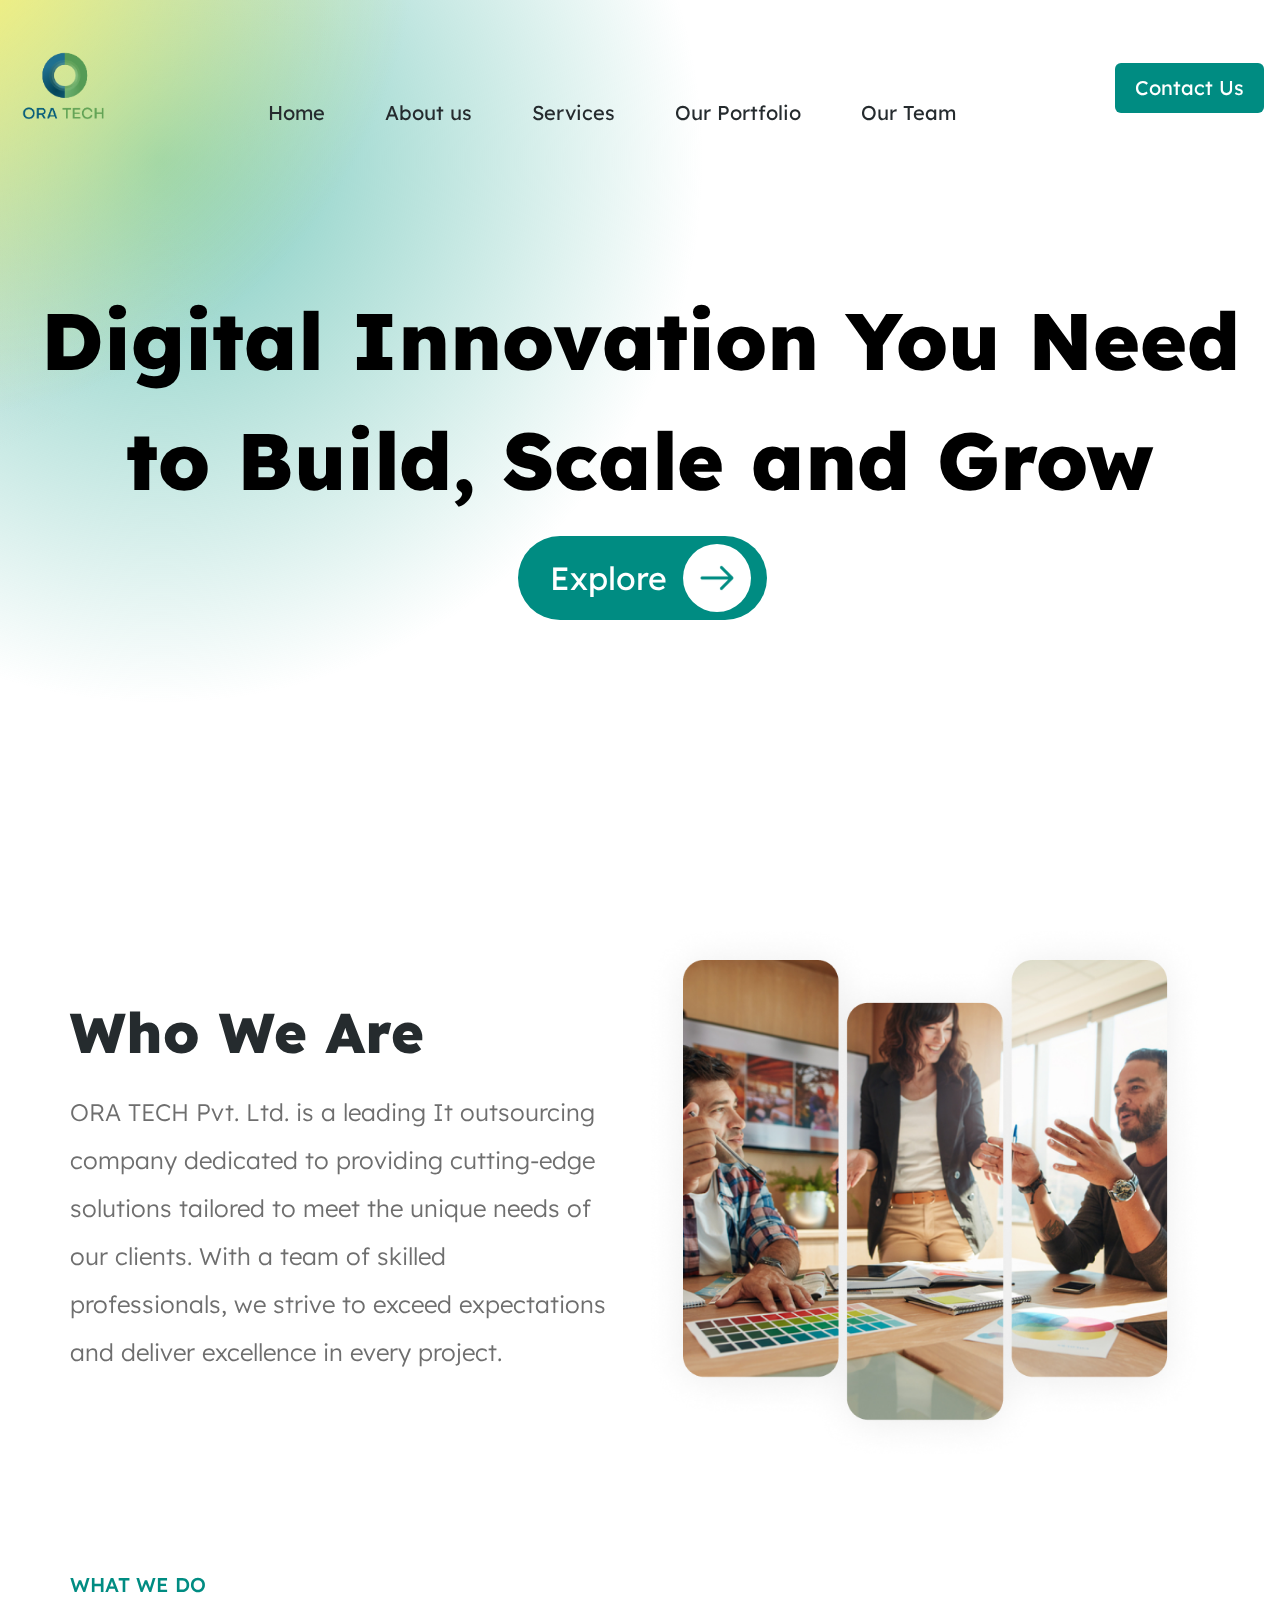
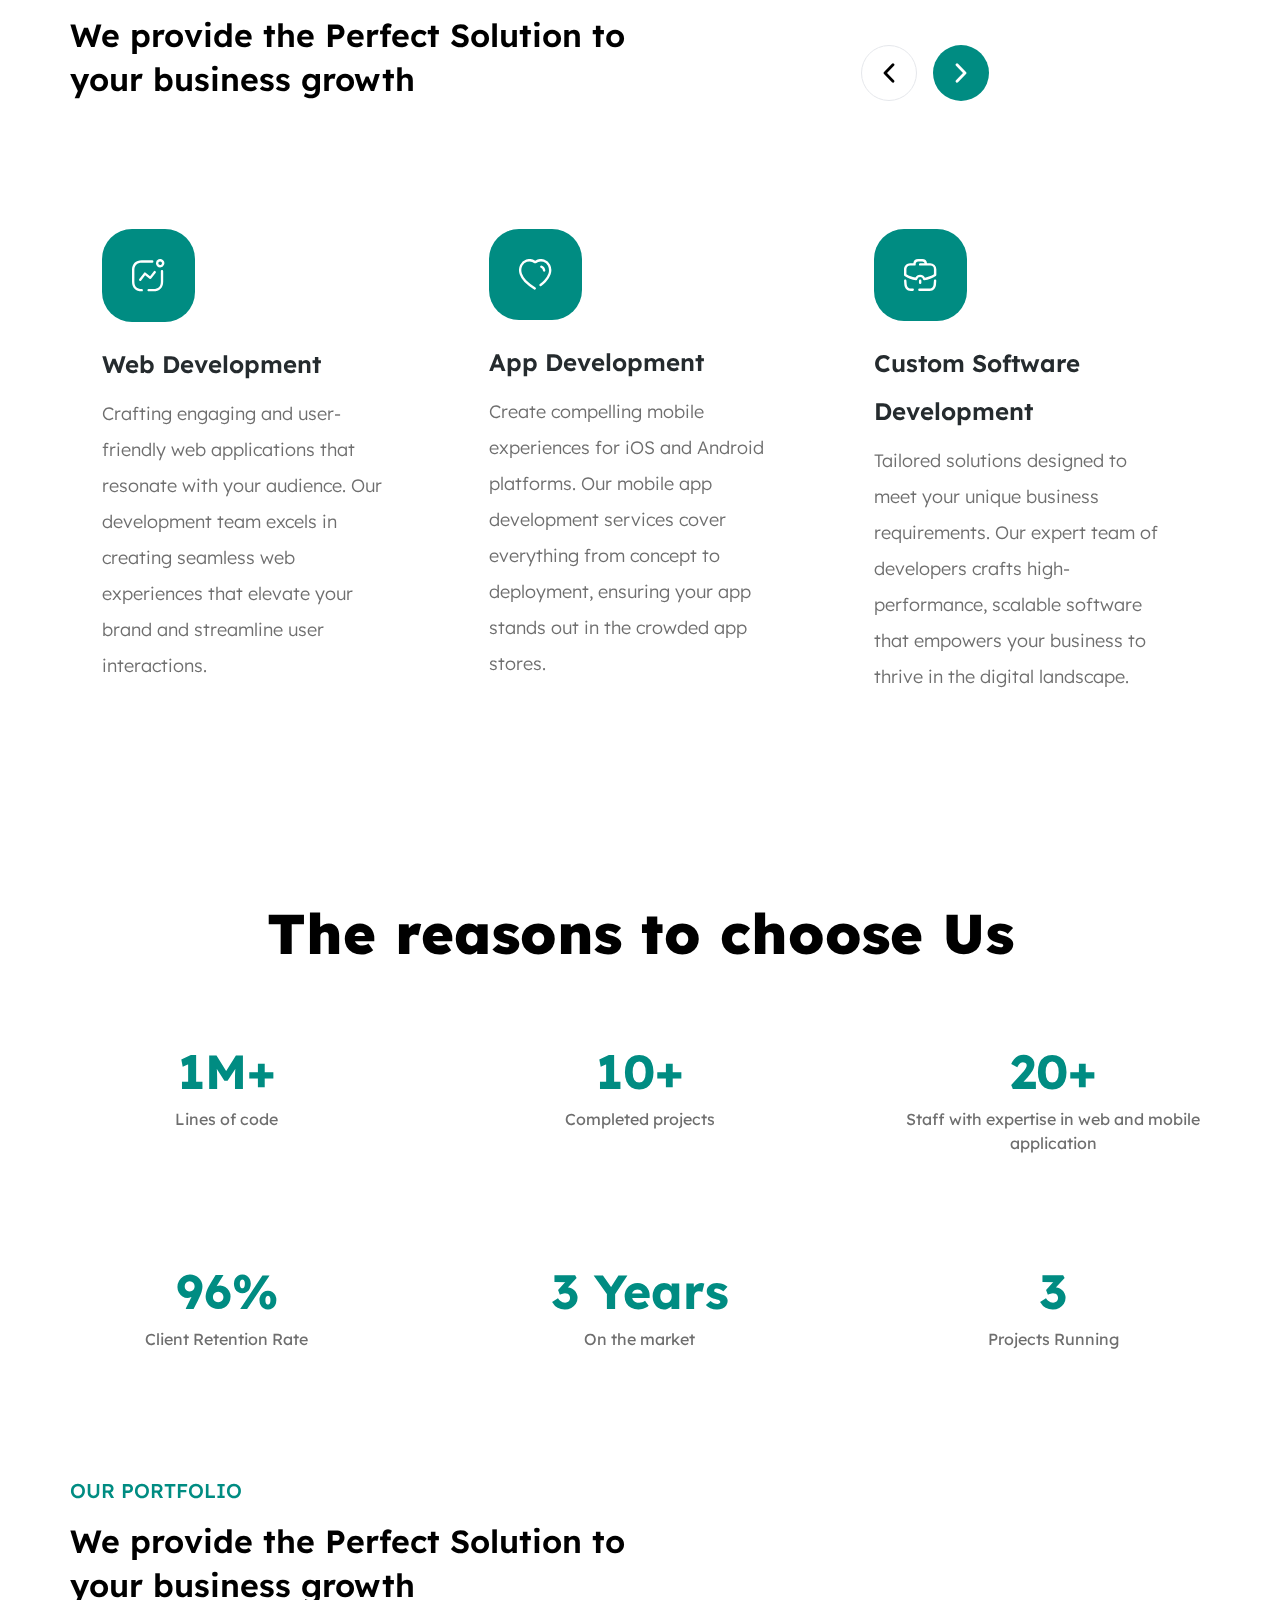
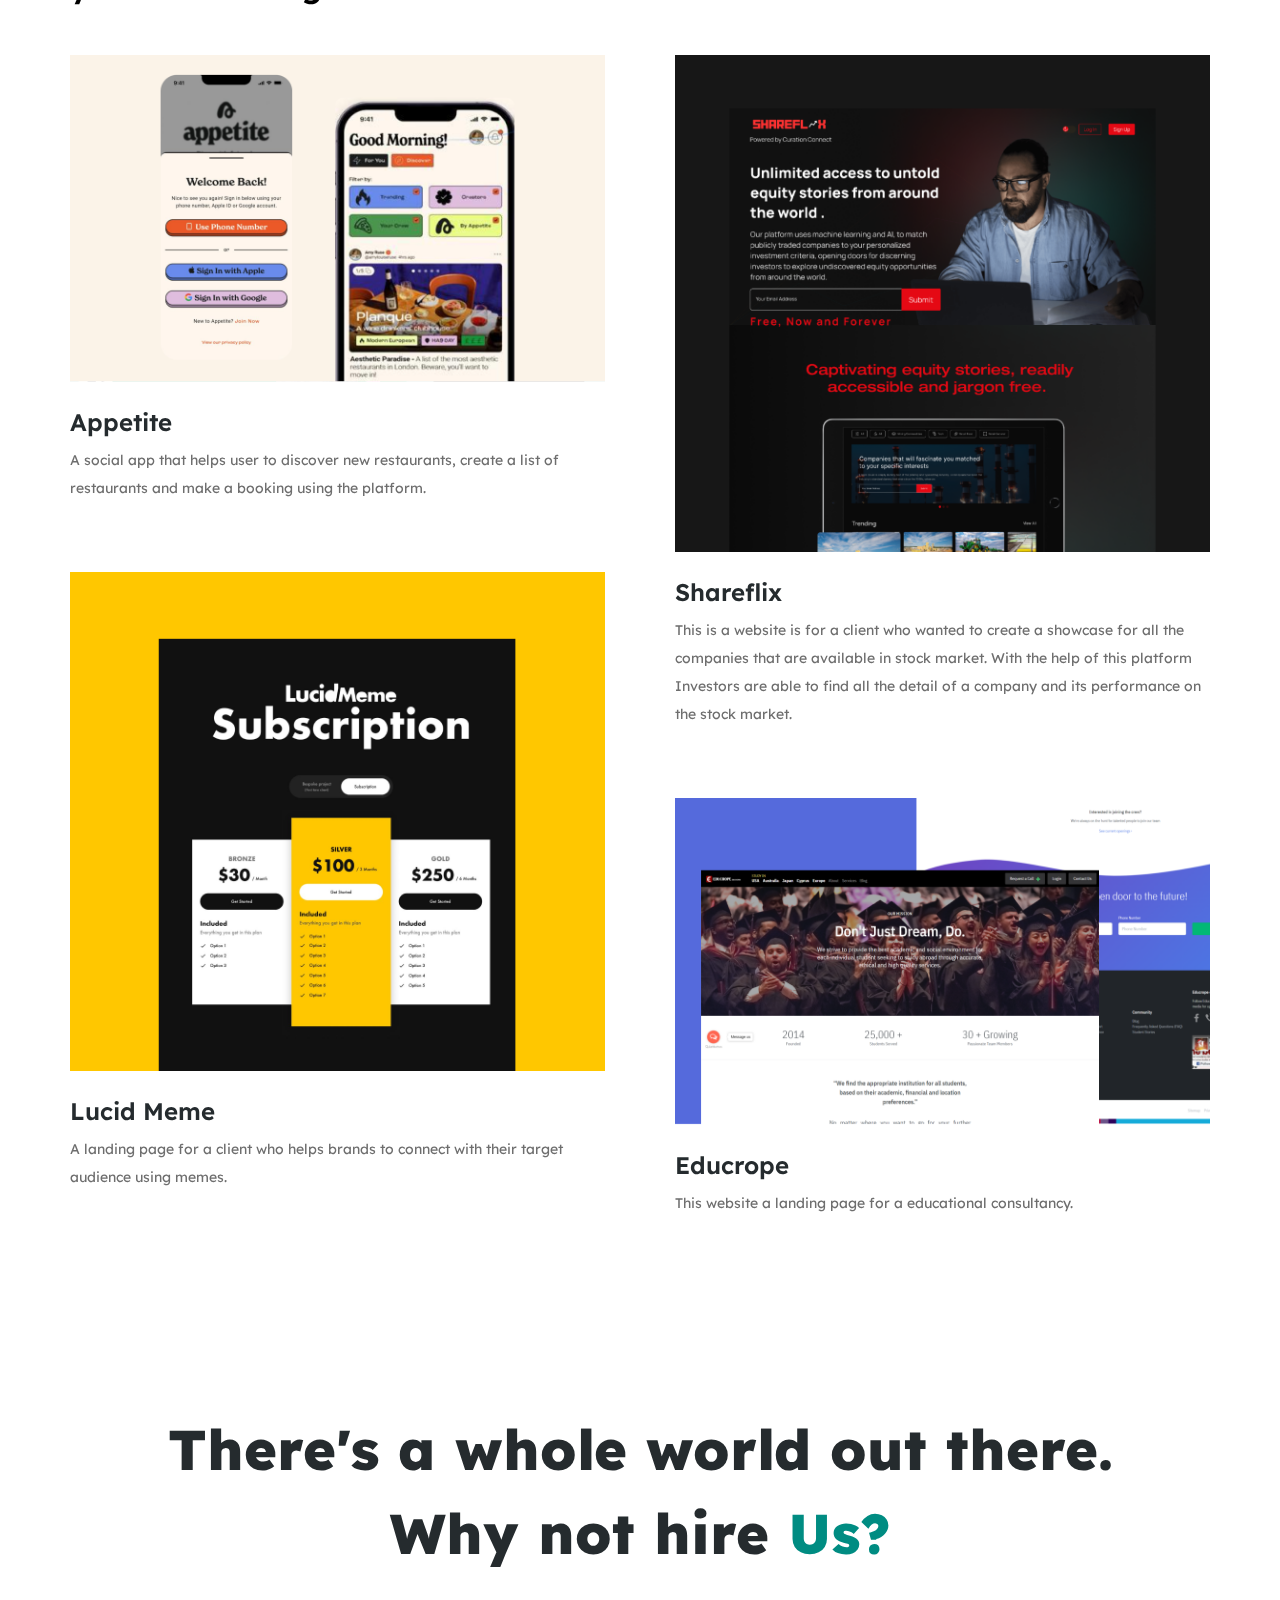
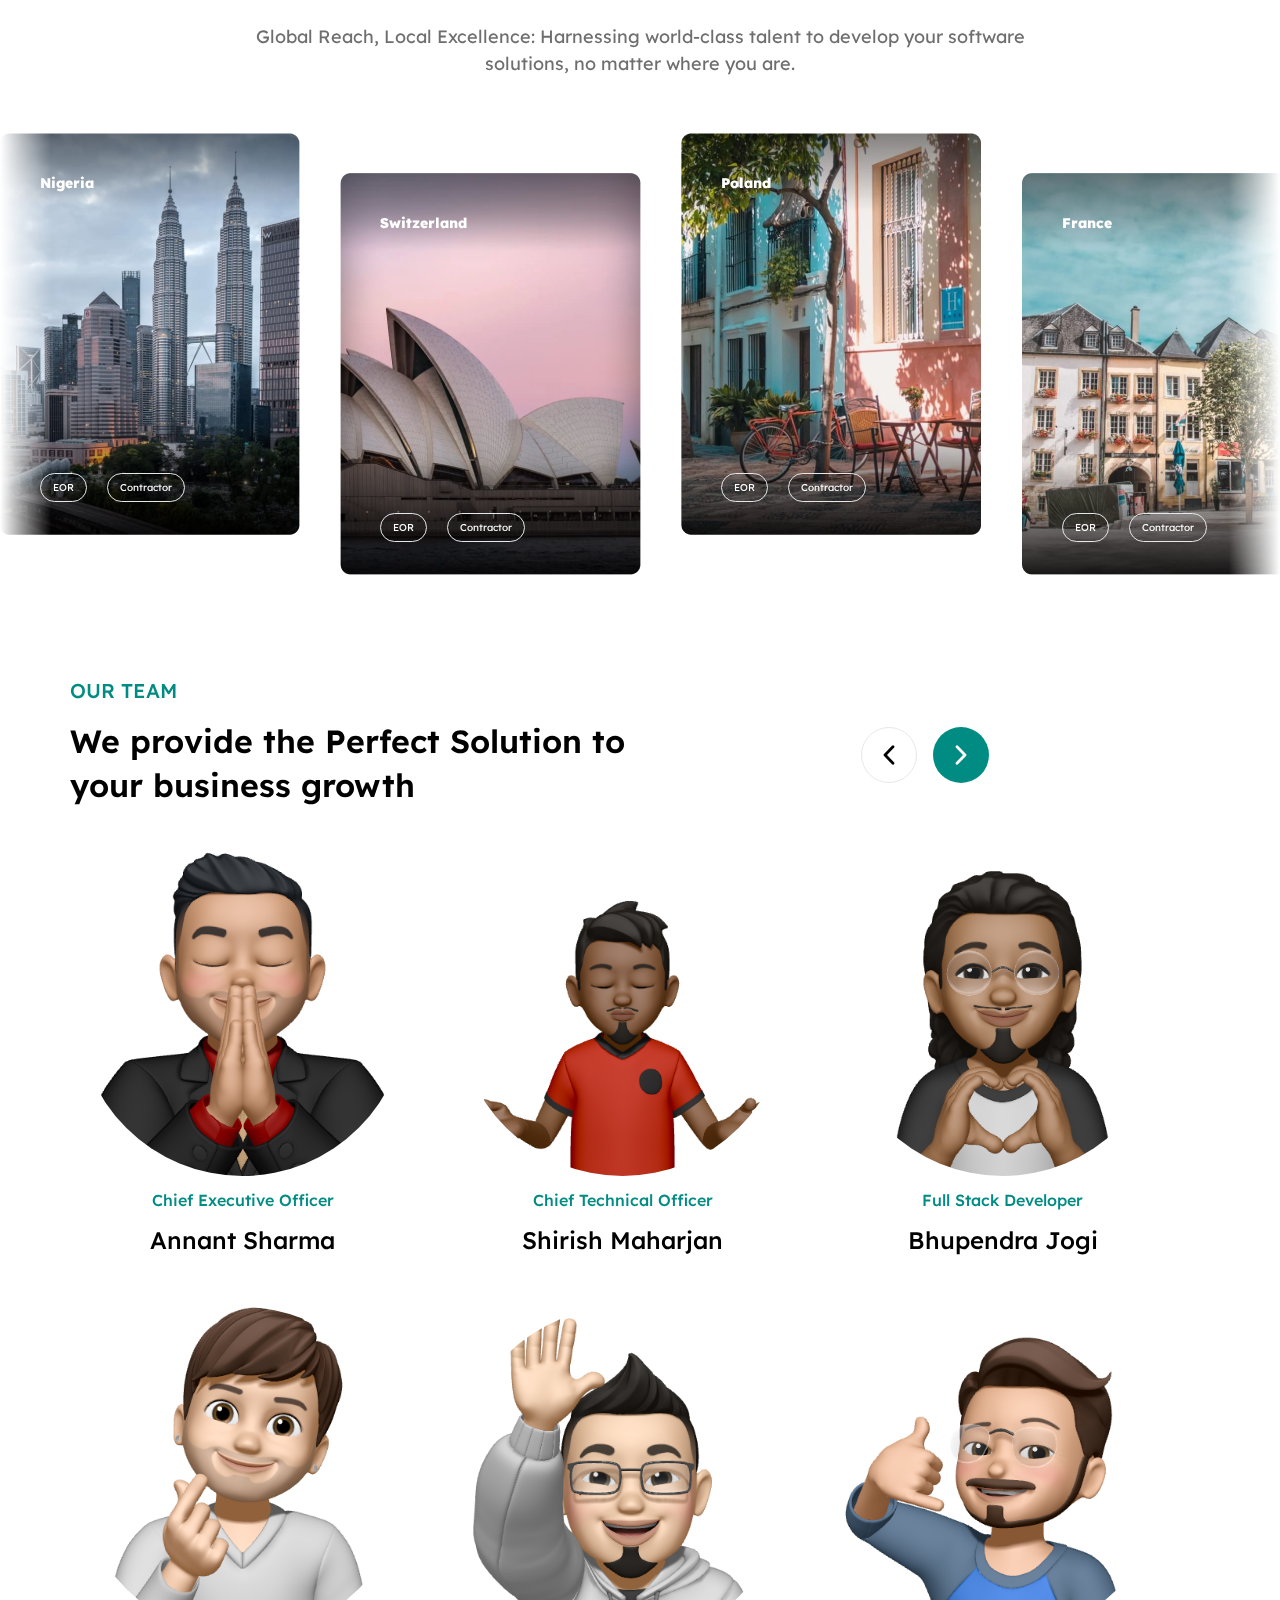
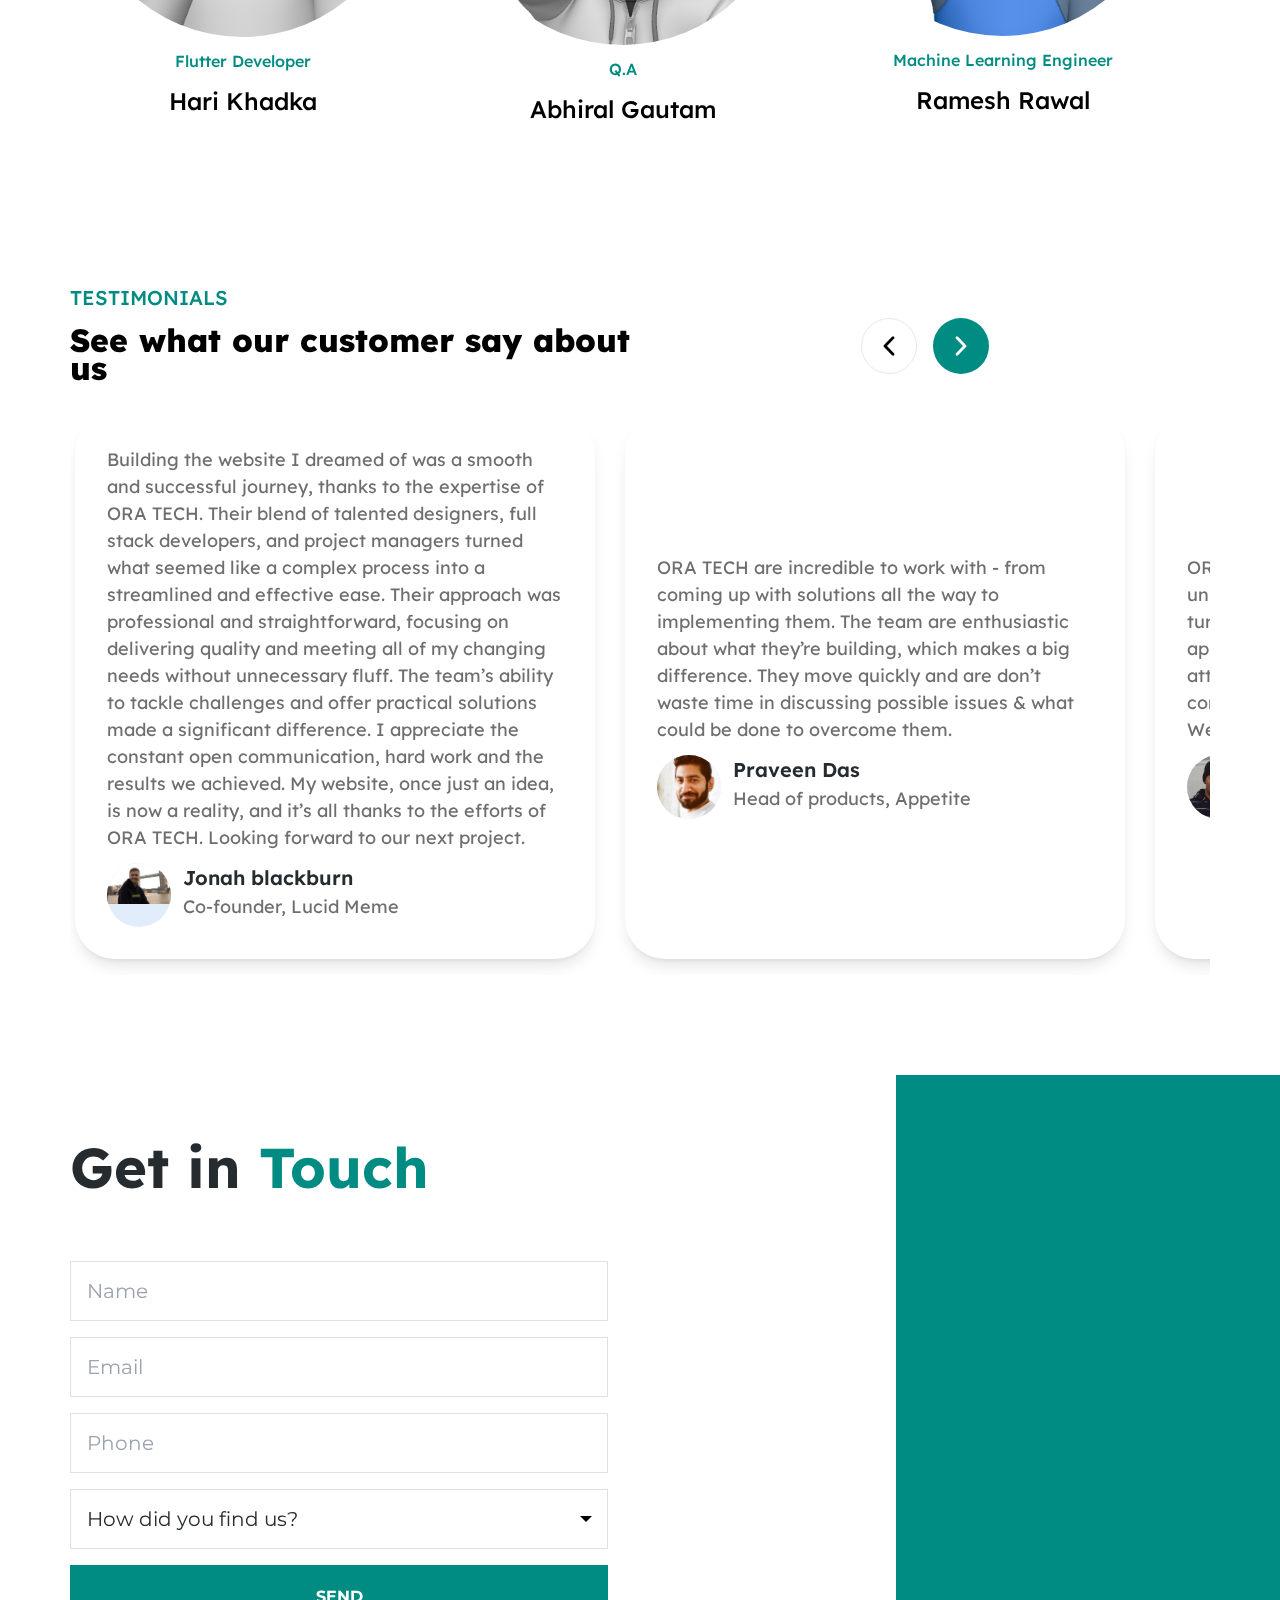
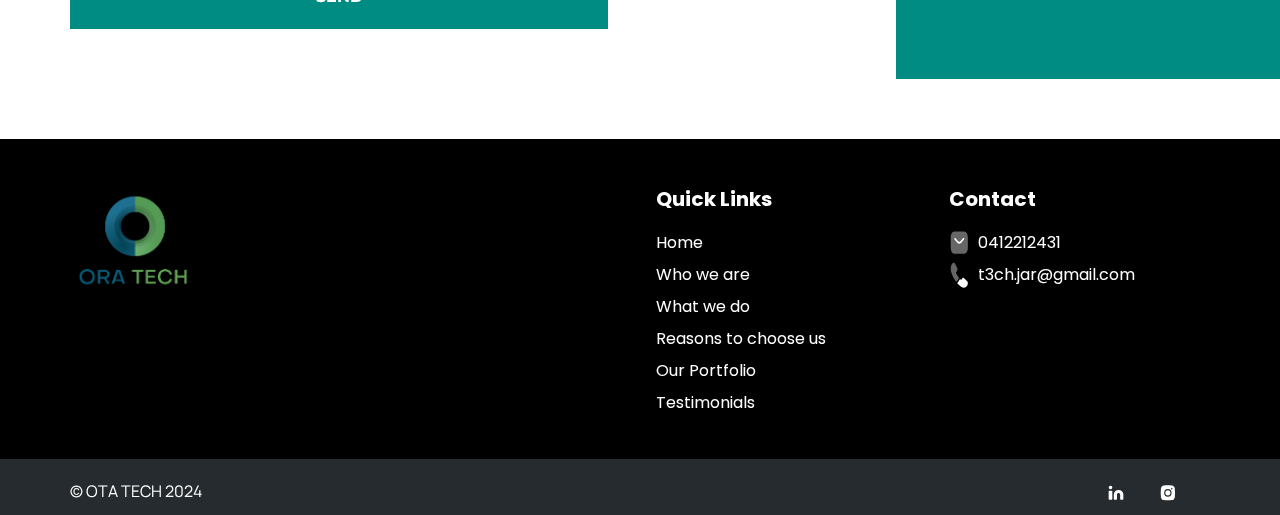
<file: index.html>
<!DOCTYPE html><html><head><meta charset="utf-8"><meta name="viewport" content="width=device-width, initial-scale=1.0"><link rel="stylesheet" href="/index.e2646c1f.css"><title>ORA TECH</title><script src="/index.5f8000b6.js"></script></head><body> <header class="max-w-screen-xl mx-auto relative"> <nav id="header-section" class="absolute w-full"> <div class="flex flex-wrap items-center justify-between mx-auto px-4"> <a href="#" class="flex items-center"> <img src="/ora%20tech.763997f5.png" class="h-11 sm:h-24" alt="ORA TECH"> </a> <div class="flex lg:align-self-right lg:order-2"> <a href="#get-in-touch-section" class="bg-primary focus:outline-none font-normal lg:mr-0 lg:px-5 lg:py-2.5 px-4 py-2 rounded-md sm:mr-2 text-para-huge text-white">Contact Us</a> <button id="nav-toggler" type="button" class="bg-white font-medium hover:bg-primary hover:text-white inline-flex items-center lg:hidden ml-1 p-2 rounded-md text-para-huge text-primary"> <svg fill="currentColor" class="h-5 w-5" viewBox="0 0 20 20"><path fill-rule="evenodd" d="M3 5a1 1 0 0 1 1-1h12a1 1 0 1 1 0 2H4a1 1 0 0 1-1-1m0 5a1 1 0 0 1 1-1h12a1 1 0 1 1 0 2H4a1 1 0 0 1-1-1m0 5a1 1 0 0 1 1-1h12a1 1 0 1 1 0 2H4a1 1 0 0 1-1-1" clip-rule="evenodd"/></svg> </button> </div> <div class="content-between hidden items-center lg:flex lg:order-1 lg:w-auto self-end w-full" id="mobile-menu"> <ul class="flex flex-col font-normal lg:flex-row lg:mt-0 lg:space-x-8 max-lg:bg-black-transparent max-lg:items-center max-lg:rounded-xl mt-4 sm:w-full"> <li> <a href="#" class="block hover:text-primary max-lg:text-white pl-3 pr-4 py-2 text-fblack text-para-huge">Home</a> </li> <li> <a href="#about-us-section" class="block hover:text-primary max-lg:text-white pl-3 pr-4 py-2 text-fblack text-para-huge">About us</a> </li> <li> <a href="#services-section" class="block hover:text-primary max-lg:text-white pl-3 pr-4 py-2 text-fblack text-para-huge">Services</a> </li> <li> <a href="#portfolio-section" class="block hover:text-primary max-lg:text-white pl-3 pr-4 py-2 text-fblack text-para-huge">Our Portfolio</a> </li> <li> <a href="#our-team-section" class="block hover:text-primary max-lg:text-white pl-3 pr-4 py-2 text-fblack text-para-huge">Our Team</a> </li> </ul> </div> </div> </nav> </header> <main> <h1 class="hidden">ORA TECH</h1> <span class="cursorFollowerThird"></span> <span class="cursorFollowerSecond"></span> <span class="cursorFollowerFirst"></span> <div> <div id="banner-section" class="max-w-screen-xl mx-auto"> <div class="banner-area flex items-center justify-center"> <div class="flex flex-col items-center"> <h2 class="font-extrabold mb-4 px-5 text-center text-title-huge"> Digital Innovation You Need to Build, Scale and Grow </h2> <a href="#about-us-section"> <button type="button" class="bg-primary flex font-medium items-center ml-1 pl-8 pr-4 py-2 rounded-full text-para-huge text-white"> <span class="font-normal text-title-normal"> Explore </span> <span class="bg-white flex flex-col items-center justify-center ml-4 p-4 rounded-full"> <img class="banner-button-img" src="/banner_next.7fc1f98d.svg"> </span> </button> </a> </div> </div> </div> </div> <div class="max-w-screen-xl mx-auto"> <section id="about-us-section" class="width-section"> <div class="flex flex-row flex-wrap"> <div class="flex flex-row items-center max-md:w-full sm:mb-8 w-3/6"> <div class="max-md:mb-8 mr-8"> <h2 class="font-extrabold leading-loose text-fblack text-title-large"> Who We Are </h2> <p class="font-light leading-loose text-gblack text-title-small"> ORA TECH Pvt. Ltd. is a leading It outsourcing company dedicated to providing cutting-edge solutions tailored to meet the unique needs of our clients. With a team of skilled professionals, we strive to exceed expectations and deliver excellence in every project. </p> </div> </div> <div class="flex flex-col items-center max-md:w-full w-3/6"> <div class="leading-0 relative sm:m-auto w-full"> <img src="/image1.6f1e469e.png" alt="Us" class="w-full"> </div> </div> </div> </section> </div> <div id="services-section"> <div class="max-w-screen-xl mx-auto"> <div class="services-area"> <section class="our-work width-section"> <div> <div class="grid grid-cols-2 max-md:grid-cols-1 place-content-between"> <div class="mb-12"> <h2 class="font-medium leading-loose mb-2 text-para-huge text-primary"> WHAT WE DO </h2> <p class="font-semibold mb-8 text-title-normal width-controlled"> We provide the Perfect Solution to your business growth </p> </div> <div class="max-md:hidden"> <div class="flex h-full items-center justify-center w-full"> <div class="flex"> <button id="whatwedo_prev" class="bg-white border border-black flex font-medium h-14 items-center justify-center mr-4 rounded-full w-14"> <img src="/testimonial_prev.6bb16a52.svg" alt="prev-arrow" class="h-auto w-3"> </button> <button id="whatwedo_next" class="bg-primary flex font-medium h-14 items-center justify-center rounded-full text-white w-14"> <img src="/testimonial_next.4c66880d.svg" alt="next-arrow" class="h-auto w-3"> </button> </div> </div> </div> </div> <div id="whatwedo-gallery" class="overflow-hidden relative w-full"> <div id="whatwedo-slider"> <div class="info-card"> <div class="flex h-full"> <div> <div class="bg-primary info-card-image inline-block mb-3 text-white"> <img class="info-card-icon" src="/whatwedo_web.15bdce45.svg" alt="web"> </div> <div class="mb-2"> <h5 class="font-semibold leading-loose mb-2 text-fblack text-title-small"> Web Development </h5> <p class="font-light leading-loose text-gblack text-para-large"> Crafting engaging and user-friendly web applications that resonate with your audience. Our development team excels in creating seamless web experiences that elevate your brand and streamline user interactions. </p> </div>  </div> </div> </div> <div class="info-card"> <div class="flex h-full"> <div> <div class="bg-primary info-card-image inline-block mb-3 text-white"> <img class="info-card-icon" src="/whatwedo_app.6d42515c.svg" alt="app"> </div> <div class="mb-2"> <h5 class="font-semibold leading-loose mb-2 text-fblack text-title-small"> App Development </h5> <p class="font-light leading-loose text-gblack text-para-large"> Create compelling mobile experiences for iOS and Android platforms. Our mobile app development services cover everything from concept to deployment, ensuring your app stands out in the crowded app stores. </p> </div>  </div> </div> </div> <div class="info-card"> <div class="flex h-full"> <div> <div class="bg-primary info-card-image inline-block mb-3 text-white"> <img class="info-card-icon" src="/whatwedo_design.fedec708.svg" alt="design"> </div> <div class="mb-2"> <h5 class="font-semibold leading-loose mb-2 text-fblack text-title-small"> Custom Software Development </h5> <p class="font-light leading-loose text-gblack text-para-large"> Tailored solutions designed to meet your unique business requirements. Our expert team of developers crafts high-performance, scalable software that empowers your business to thrive in the digital landscape. </p> </div>  </div> </div> </div> <div class="info-card"> <div class="flex h-full"> <div> <div class="bg-primary info-card-image inline-block mb-3 text-white"> <img class="info-card-icon" src="/whatwedo_design.fedec708.svg" alt="design"> </div> <div class="mb-2"> <h5 class="font-semibold leading-loose mb-2 text-fblack text-title-small"> Software Testing & QA </h5> <p class="font-light leading-loose text-gblack text-para-large"> Ensuring impeccable software quality through rigorous testing, assuring reliability and user satisfaction with every release. </p> </div>  </div> </div> </div> <div class="info-card"> <div class="flex h-full"> <div> <div class="bg-primary info-card-image inline-block mb-3 text-white"> <img class="info-card-icon" src="/whatwedo_design.fedec708.svg" alt="design"> </div> <div class="mb-2"> <h5 class="font-semibold leading-loose mb-2 text-fblack text-title-small"> Data Science and Machine Learning </h5> <p class="font-light leading-loose text-gblack text-para-large"> Unveiling insights from complex data landscapes, empowering strategic decisions and breakthroughs through advanced analytics and machine learning. </p> </div>  </div> </div> </div> </div> </div> <div class="hidden max-md:block mt-4"> <div class="flex flex-col items-center w-full"> <div class="flex"> <button id="whatwedo_prev_small" type="button" class="bg-white border border-black flex font-medium h-10 items-center justify-center mr-4 rounded-full w-10"> <img src="/testimonial_prev.6bb16a52.svg" alt="prev-arrow" class="h-auto w-3"> </button> <button id="whatwedo_next_small" type="button" class="bg-primary flex font-medium h-10 items-center justify-center rounded-full text-white w-10"> <img src="/testimonial_next.4c66880d.svg" alt="next-arrow" class="h-auto w-3"> </button> </div> </div> </div> </div> </section> <section id="reasons-to-choose-us" class="reasons-to-choose-us width-section"> <div class="flex flex-col items-center w-full"> <h2 class="font-extrabold reasons-to-choose-us-title text-title-large"> The reasons to choose Us </h2> </div> <div class="grid grid-cols-3 max-lg:grid-cols-2 max-md:grid-cols-1 reasons-to-choose-us-body"> <div class="flex flex-col text-center"> <p class="font-bold text-primary text-title-medium">1M+</p> <p class="text-gblack text-para-medium">Lines of code</p> </div> <div class="flex flex-col text-center"> <p class="font-bold text-primary text-title-medium">10+</p> <p class="text-gblack text-para-medium">Completed projects</p> </div> <div class="flex flex-col text-center"> <p class="font-bold text-primary text-title-medium">20+</p> <p class="text-gblack text-para-medium"> Staff with expertise in web and mobile application </p> </div> <div class="flex flex-col text-center"> <p class="font-bold text-primary text-title-medium">96%</p> <p class="text-gblack text-para-medium"> Client Retention Rate </p> </div> <div class="flex flex-col text-center"> <p class="font-bold text-primary text-title-medium"> 3 Years </p> <p class="text-gblack text-para-medium">On the market</p> </div> <div class="flex flex-col text-center"> <p class="font-bold text-primary text-title-medium">3</p> <p class="text-gblack text-para-medium">Projects Running</p> </div> </div> </section> </div> </div> </div> <div> <div class="max-w-screen-xl mx-auto"> <section id="portfolio-section" class="width-section"> <div class="mb-12"> <h2 class="font-medium leading-loose mb-2 text-para-huge text-primary"> OUR PORTFOLIO </h2> <p class="font-semibold mb-8 text-title-normal width-controlled"> We provide the Perfect Solution to your business growth </p> </div> <div class="grid grid-cols-2 max-md:grid-cols-1 portfolio-gallery w-full"> <div> <div class="portfolio-card"> <img src="/apetite.eb241d00.png" alt="Digital Marketing Agency Website" class="mb-6 w-full"> <div> <h5 class="font-semibold leading-8 mb-2 text-fblack text-title-small"> Appetite </h5> <p class="font-normal leading-loose text-gblack text-para-normal"> A social app that helps user to discover new restaurants, create a list of restaurants and make a booking using the platform. </p> </div> </div> <div class="portfolio-card"> <img src="/lucid.98aa23af.png" alt="Digital Marketing Agency Website" class="mb-6 w-full"> <div> <h5 class="font-semibold leading-8 mb-2 text-fblack text-title-small"> Lucid Meme </h5> <p class="font-normal leading-loose text-gblack text-para-normal"> A landing page for a client who helps brands to connect with their target audience using memes. </p> </div> </div> </div> <div> <div class="portfolio-card"> <img src="/shareflix.bfd33111.png" alt="Digital Marketing Agency Website" class="mb-6 w-full"> <div> <h5 class="font-semibold leading-8 mb-2 text-fblack text-title-small"> Shareflix </h5> <p class="font-normal leading-loose text-gblack text-para-normal"> This is a website is for a client who wanted to create a showcase for all the companies that are available in stock market. With the help of this platform Investors are able to find all the detail of a company and its performance on the stock market. </p> </div> </div> <div class="portfolio-card"> <img src="/educorpe.585c0307.png" alt="Digital Marketing Agency Website" class="mb-6 w-full"> <div> <h5 class="font-semibold leading-8 mb-2 text-fblack text-title-small"> Educrope </h5> <p class="font-normal leading-loose text-gblack text-para-normal"> This website a landing page for a educational consultancy. </p> </div> </div> </div> </div> </section> </div> </div> <div class="max-w-screen-xl mx-auto"> <section class="pt-5 why-not-hire-us-section"> <div class="flex flex-col items-center width-section"> <div class="mb-10 text-center w-full"> <h2 class="font-extrabold lg:px-10 pb-12 text-fblack text-title-large"> There's a whole world out there. Why not hire <span class="text-primary">Us?</span> </h2> <p class="font-normal lg:mx-40 text-gblack text-para-large"> Global Reach, Local Excellence: Harnessing world-class talent to develop your software solutions, no matter where you are. </p> </div> </div> <div id="hire-slider"> <div id="hire-slider-inner"> <div class="even:mt-10 h-auto poster-card relative rounded-full"> <h5 class="absolute font-extrabold left-10 text-para-normal text-white top-10"> Nigeria </h5> <img src="/hireUs1.ce1acd6c.png" alt class="inset-0"> <div class="absolute poster-card-inner"> <div class="flex"> <div class="border flex items-center mr-5 px-3 py-1.5 rounded-full"> <p class="flex flex-col items-center text-para-small text-white w-full"> EOR </p> </div> <div class="border flex items-center px-3 py-1.5 rounded-full"> <p class="flex flex-col items-center text-para-small text-white w-full"> Contractor </p> </div> </div> </div> </div> <div class="even:mt-10 h-auto poster-card relative rounded-full"> <img src="/hireUs2.b1cedd4e.png" alt class="inset-0"> <h5 class="absolute font-extrabold left-10 text-para-normal text-white top-10"> Switzerland </h5> <div class="absolute poster-card-inner"> <div class="flex"> <div class="border flex items-center mr-5 px-3 py-1.5 rounded-full"> <p class="flex flex-col items-center text-para-small text-white w-full"> EOR </p> </div> <div class="border flex items-center px-3 py-1.5 rounded-full"> <p class="flex flex-col items-center text-para-small text-white w-full"> Contractor </p> </div> </div> </div> </div> <div class="even:mt-10 h-auto poster-card relative rounded-full"> <img src="/hireUs3.33d65d48.png" alt class="inset-0"> <h5 class="absolute font-extrabold left-10 text-para-normal text-white top-10"> Poland </h5> <div class="absolute poster-card-inner"> <div class="flex"> <div class="border flex items-center mr-5 px-3 py-1.5 rounded-full"> <p class="flex flex-col items-center text-para-small text-white w-full"> EOR </p> </div> <div class="border flex items-center px-3 py-1.5 rounded-full"> <p class="flex flex-col items-center text-para-small text-white w-full"> Contractor </p> </div> </div> </div> </div> <div class="even:mt-10 h-auto poster-card relative rounded-full"> <img src="/hireUs4.5c022b4f.png" alt class="inset-0"> <h5 class="absolute font-extrabold left-10 text-para-normal text-white top-10"> France </h5> <div class="absolute poster-card-inner"> <div class="flex"> <div class="border flex items-center mr-5 px-3 py-1.5 rounded-full"> <p class="flex flex-col items-center text-para-small text-white w-full"> EOR </p> </div> <div class="border flex items-center px-3 py-1.5 rounded-full"> <p class="flex flex-col items-center text-para-small text-white w-full"> Contractor </p> </div> </div> </div> </div> </div> </div> </section> </div> <div> <div class="max-w-screen-xl mx-auto"> <section id="our-team-section" class="width-section"> <div> <div class="grid grid-cols-2 max-md:grid-cols-1 place-content-between"> <div> <h2 class="font-medium leading-loose mb-2 text-para-huge text-primary"> OUR TEAM </h2> <p class="font-semibold mb-8 text-title-normal width-controlled"> We provide the Perfect Solution to your business growth </p> </div> <div class="max-md:hidden"> <div class="flex h-full items-center justify-center w-full"> <div class="flex"> <button id="ourteam_prev" class="bg-white border border-black flex font-medium h-14 items-center justify-center mr-4 rounded-full w-14"> <img src="/testimonial_prev.6bb16a52.svg" alt="prev-arrow" class="h-auto w-3"> </button> <button id="ourteam_next" class="bg-primary flex font-medium h-14 items-center justify-center rounded-full text-white w-14"> <img src="/testimonial_next.4c66880d.svg" alt="next-arrow" class="h-auto w-3"> </button> </div> </div> </div> </div> <div id="ourteam-gallery" class="overflow-hidden relative w-full"> <div id="ourteam-slider"> <div class="flex flex-col team-slider-inner"> <div class="flex flex-col teams-card text-center"> <img src="/suraj.72e37584.png" alt="Annant Sharma" class="bg-white p-2 pb-2 rounded-full w-full"> <h5 class="font-medium leading-loose order-last text-title-small"> Annant Sharma </h5> <p class="font-medium leading-loose text-para-medium text-primary"> Chief Executive Officer </p> </div> <div class="flex flex-col teams-card text-center"> <img src="/soel.d19870b3.png" alt="Hari Khadka" class="bg-white p-2 pb-2 rounded-full w-full"> <h5 class="font-medium leading-loose order-last text-title-small"> Hari Khadka </h5> <p class="font-medium leading-loose text-para-medium text-primary"> Flutter Developer </p> </div> </div> <div class="flex flex-col team-slider-inner"> <div class="flex flex-col teams-card text-center"> <img src="/siris.cab33d9c.png" alt="Shirish Maharjan" class="bg-white p-2 pb-2 rounded-full w-full"> <h5 class="font-medium leading-loose order-last text-title-small"> Shirish Maharjan </h5> <p class="font-medium leading-loose text-para-medium text-primary"> Chief Technical Officer </p> </div> <div class="flex flex-col teams-card text-center"> <img src="/abhishek.226829e0.png" alt="Abhiral Gautam" class="bg-white p-2 pb-2 rounded-full w-full"> <h5 class="font-medium leading-loose order-last text-title-small"> Abhiral Gautam </h5> <p class="font-medium leading-loose text-para-medium text-primary"> Q.A </p> </div> </div> <div class="flex flex-col team-slider-inner"> <div class="flex flex-col teams-card text-center"> <img src="/ningmar.ecdd1949.png" alt="Bhupendra Jogi" class="bg-white p-2 pb-2 rounded-full w-full"> <h5 class="font-medium leading-loose order-last text-title-small"> Bhupendra Jogi </h5> <p class="font-medium leading-loose text-para-medium text-primary"> Full Stack Developer </p> </div> <div class="flex flex-col teams-card text-center"> <img src="/ramesh.591a678f.png" alt="Ramesh Rawal" class="bg-white p-2 pb-2 rounded-full w-full"> <h5 class="font-medium leading-loose order-last text-title-small"> Ramesh Rawal </h5> <p class="font-medium leading-loose text-para-medium text-primary"> Machine Learning Engineer </p> </div> </div> <div class="flex flex-col team-slider-inner"> <div class="flex flex-col teams-card text-center"> <img src="/bikram.eccc4129.png" alt="Bikraam Bakhati" class="bg-white p-2 pb-2 rounded-full w-full"> <h5 class="font-medium leading-loose order-last text-title-small"> Bikraam Bakhati </h5> <p class="font-medium leading-loose text-para-medium text-primary"> Flutter Developer </p> </div> <div class="flex flex-col teams-card text-center"> <img src="/priyanaka%20sharma.7fa35385.png" alt="Priyanka Sharma" class="bg-white p-2 pb-2 rounded-full w-full"> <h5 class="font-medium leading-loose order-last text-title-small"> Priyanka Sharma </h5> <p class="font-medium leading-loose text-para-medium text-primary"> HR Manager </p> </div> </div> <div class="flex flex-col team-slider-inner"> <div class="flex flex-col teams-card text-center"> <img src="/ranju%20thapa.95e8b630.png" alt="Ranju Thapa" class="bg-white p-2 pb-2 rounded-full w-full"> <h5 class="font-medium leading-loose order-last text-title-small"> Ranju Thapa </h5> <p class="font-medium leading-loose text-para-medium text-primary"> Office Helper </p> </div> <div class="flex flex-col teams-card text-center"> <img src="/shrayesh%20Joshi.79b18085.png" alt="Shrayesh Joshi" class="bg-white p-2 pb-2 rounded-full w-full"> <h5 class="font-medium leading-loose order-last text-title-small"> Shrayesh Joshi </h5> <p class="font-medium leading-loose text-para-medium text-primary"> Auditor </p> </div> </div> <div class="flex flex-col team-slider-inner"> <div class="flex flex-col teams-card text-center"> <img src="/sajat.5079b96b.png" alt="Sajat Shrestha" class="bg-white p-2 pb-2 rounded-full w-full"> <h5 class="font-medium leading-loose order-last text-title-small"> Sajat Shrestha </h5> <p class="font-medium leading-loose text-para-medium text-primary"> Full Stack Developer </p> </div> <div class="flex flex-col teams-card text-center"> <img src="/sunil.efea6989.png" alt="Sunil Banmala" class="bg-white p-2 pb-2 rounded-full w-full"> <h5 class="font-medium leading-loose order-last text-title-small"> Sunil Banmala </h5> <p class="font-medium leading-loose text-para-medium text-primary"> Full Stack Developer </p> </div> </div> <div class="flex flex-col team-slider-inner"> <div class="flex flex-col teams-card text-center"> <img src="/anishaRauniyar.90bb706a.jpeg" alt="Anisha Rauniyar" class="bg-white p-2 pb-2 rounded-full w-full"> <h5 class="font-medium leading-loose order-last text-title-small"> Anisha Rauniyar </h5> <p class="font-medium leading-loose text-para-medium text-primary"> UI/UX </p> </div> </div> </div> </div> <div class="hidden max-md:block mt-4"> <div class="flex flex-col items-center w-full"> <div class="flex"> <button id="ourteam_prev_small" type="button" class="bg-white border border-black flex font-medium h-10 items-center justify-center mr-4 rounded-full w-10"> <img src="/testimonial_prev.6bb16a52.svg" alt="prev-arrow" class="h-auto w-3"> </button> <button id="ourteam_next_small" type="button" class="bg-primary flex font-medium h-10 items-center justify-center rounded-full text-white w-10"> <img src="/testimonial_next.4c66880d.svg" alt="next-arrow" class="h-auto w-3"> </button> </div> </div> </div>  </div> </section>  </div> </div> <div class="max-w-screen-xl mx-auto"> <section id="testimonial-section" class="width-section"> <div> <div class="grid grid-cols-2 max-md:grid-cols-1 place-content-between"> <div> <h2 class="font-medium leading-loose mb-2 text-para-huge text-primary"> TESTIMONIALS </h2> <p class="font-extrabold leading-7 mb-8 text-title-normal"> See what our customer say about us </p> </div> <div class="max-md:hidden"> <div class="flex h-full items-center justify-center w-full"> <div class="flex"> <button id="testimonial_prev" class="bg-white border border-black flex font-medium h-14 items-center justify-center mr-4 rounded-full w-14"> <img src="/testimonial_prev.6bb16a52.svg" alt="prev-arrow" class="h-auto w-3"> </button> <button id="testimonial_next" class="bg-primary flex font-medium h-14 items-center justify-center rounded-full text-white w-14"> <img src="/testimonial_next.4c66880d.svg" alt="next-arrow" class="h-auto w-3"> </button> </div> </div> </div> </div> <div id="testimonial-gallery" class="overflow-hidden relative w-full"> <div id="testimonial-slider"> <div class="flex items-center shadow-lg testimonial_card"> <div class="flex flex-col p-8"> <div class="flex mt-3 order-last"> <div class="bg-tertiary min-h-16 min-w-16 mr-3 overflow-hidden rounded-full size-16"> <img src="/Jonah%20blackburn.4021a951.jpeg" alt="profile-image"> </div> <div> <h5 class="font-semibold text-fblack text-para-huge"> Jonah blackburn </h5> <p class="font-normal text-gblack text-para-large"> Co-founder, Lucid Meme </p> </div> </div> <p class="font-normal text-gblack text-para-large"> Building the website I dreamed of was a smooth and successful journey, thanks to the expertise of ORA TECH. Their blend of talented designers, full stack developers, and project managers turned what seemed like a complex process into a streamlined and effective ease. Their approach was professional and straightforward, focusing on delivering quality and meeting all of my changing needs without unnecessary fluff. The team’s ability to tackle challenges and offer practical solutions made a significant difference. I appreciate the constant open communication, hard work and the results we achieved. My website, once just an idea, is now a reality, and it’s all thanks to the efforts of ORA TECH. Looking forward to our next project. </p> </div> </div>  <div class="flex items-center shadow-lg testimonial_card"> <div class="flex flex-col p-8"> <div class="flex mt-3 order-last"> <div class="bg-tertiary min-h-16 min-w-16 mr-3 overflow-hidden rounded-full size-16"> <img src="/prabinDas.ccead8e3.png" alt="profile-image"> </div> <div> <h5 class="font-semibold text-fblack text-para-huge"> Praveen Das </h5> <p class="font-normal text-gblack text-para-large"> Head of products, Appetite </p> </div> </div> <p class="font-normal text-gblack text-para-large"> ORA TECH are incredible to work with - from coming up with solutions all the way to implementing them. The team are enthusiastic about what they’re building, which makes a big difference. They move quickly and are don’t waste time in discussing possible issues & what could be done to overcome them. </p> </div> </div> <div class="flex items-center shadow-lg testimonial_card"> <div class="flex flex-col p-8"> <div class="flex mt-3 order-last"> <div class="bg-tertiary min-h-16 min-w-16 mr-3 overflow-hidden rounded-full size-16"> <img src="/pramod.d82ef548.png" alt="profile-image"> </div> <div> <h5 class="font-semibold text-fblack text-para-huge"> Pramod Sapkota </h5> <p class="font-normal text-gblack text-para-large"> Director, Educorpe Euducation </p> </div> </div> <p class="font-normal text-gblack text-para-large"> ORA TECH application development services are unparalleled. Their team took our vision and turned it into a seamless, user-friendly application that exceeded our expectations. Their attention to detail, professionalism, and commitment to excellence truly set them apart. We couldn’t be happier with the results! </p> </div> </div>  </div> </div> <div class="hidden max-md:block mt-4"> <div class="flex flex-col items-center w-full"> <div class="flex"> <button id="testimonial_prev_small" type="button" class="bg-white border border-black flex font-medium h-10 items-center justify-center mr-4 rounded-full w-10"> <img src="/testimonial_prev.6bb16a52.svg" alt="prev-arrow" class="h-auto w-3"> </button> <button id="testimonial_next_small" type="button" class="bg-primary flex font-medium h-10 items-center justify-center rounded-full text-white w-10"> <img src="/testimonial_next.4c66880d.svg" alt="next-arrow" class="h-auto w-3"> </button> </div> </div> </div> </div> </section> </div> <div class="gradient-background-fifth max-w-screen-xl mx-auto"> <section id="get-in-touch-section" class="lg:flex width-section"> <div class="flex items-center lg:mr-16 lg:w-1/2 max-lg:mb-8"> <div class="w-full"> <div class="mb-8"> <h2 class="font-bold pb-5 text-fblack text-title-large"> Get in <span class="text-primary">Touch</span> </h2>  </div> <form> <div class="inputdiv"> <input type="text" name="username" id="username" class="bg-transparent block border-0 focus:ring-0 h-full pl-4 placeholder:text-gray-400 sm:leading-6 text-fblack text-para-huge w-full" placeholder="Name"> </div> <div class="inputdiv"> <input type="email" name="email" id="email" class="bg-transparent block border-0 focus:ring-0 h-full pl-4 placeholder:text-gray-400 sm:leading-6 text-fblack text-para-huge w-full" placeholder="Email"> </div> <div class="inputdiv"> <input type="text" name="phone" id="phone" class="bg-transparent block border-0 focus:ring-0 h-full pl-4 placeholder:text-gray-400 sm:leading-6 text-fblack text-para-huge w-full" placeholder="Phone"> </div> <div class="inputdiv"> <select name="find" class="bg-transparent block border-0 find-us-select focus:ring-0 h-full pl-4 placeholder:text-gray-400 sm:leading-6 text-fblack text-para-huge w-full"> <option selected>How did you find us?</option> <option>From Linkedin</option> <option>From Facebook</option> <option>Somewhere Else</option> </select> </div> <a href="#"> <button type="button" class="bg-primary flex font-bold font-montserrat items-center justify-center py-5 text-para-medium text-white w-full"> SEND </button> </a> </form> </div> </div> <div class="bottom-[10%] map top-[10%]"> <iframe src="https://www.google.com/maps/embed?pb=!1m18!1m12!1m3!1d3309.143883672397!2d151.1068934!3d-33.9631411!2m3!1f0!2f0!3f0!3m2!1i1024!2i768!4f13.1!3m3!1m2!1s0x6b12b997a20343f1%3A0xc3cb201a8ee066e1!2s75%20Wright%20St%2C%20Hurstville%20NSW%202220%2C%20Australia!5e0!3m2!1sen!2snp!4v1715946143160!5m2!1sen!2snp" style="border:0;width:100%;height:100%" allowfullscreen loading="lazy" referrerpolicy="no-referrer-when-downgrade"></iframe> </div> </section> </div> </main> <footer> <div class="bg-black-full font-poppins text-white"> <div class="max-w-screen-xl mx-auto py-10"> <div class="gap-8 grid max-md:grid-cols-1 md:grid-cols-12 width-section"> <div class="grid grid-cols-1 md:col-span-3"> <h2 class="font-bold leading-loose mb-2 text-para-huge"> Quick Links </h2> <a href="#" class="font-normal leading-loose text-para-medium"> Home </a> <a href="#about-us-section" class="font-normal leading-loose text-para-medium"> Who we are </a> <a href="#services-section" class="font-normal leading-loose text-para-medium"> What we do </a> <a href="#reasons-to-choose-us" class="font-normal leading-loose text-para-medium"> Reasons to choose us </a> <a href="#portfolio-section" class="font-normal leading-loose text-para-medium"> Our Portfolio </a> <a href="#testimonial-section" class="font-normal leading-loose text-para-medium"> Testimonials </a> </div> <div class="md:col-span-6 order-first"> <a href="#" class="flex items-center mb-4"> <img src="/ora%20tech.763997f5.png" class="h-32 mr-3 sm:h-32" alt="ORA TECH"> </a>  </div> <div class="md:col-span-3"> <h2 class="font-bold leading-loose mb-2 text-para-huge"> Contact </h2> <a href="tel:'0412212431'" class="flex font-normal leading-loose text-para-medium"> <img src="/mail-coolcare.60c968cd.svg" alt class="mr-2"> 0412212431 </a> <a href="mailto:'t3ch.jar@gmail.com'" class="flex font-normal leading-loose text-para-medium" target="_blank" rel="noopener noreferrer"> <img src="/call.478bd004.svg" alt class="mr-2"> t3ch.jar@gmail.com </a> </div> </div> </div> </div> <div class="bg-fblack"> <div class="max-w-screen-xl mx-auto pb-1 pt-5"> <div class="grid grid-cols-2 max-sm:grid-cols-1 place-content-between text-white width-section"> <p class="font-manrope font-normal mb-2">© OTA TECH 2024</p> <div class="mb-2 md:place-self-end"> <div class="flex"> <a href="https://www.linkedin.com/company/tech-jar-pvt-ltd" class="mr-8"> <img src="/linkedin%201.91ff4a2d.svg" alt class="size-5"> </a>   <a href="https://www.instagram.com/tech_jar_pvt" class="mr-8"> <img src="/Instagram%201.465a0620.svg" alt class="size-5"> </a>  </div> </div> </div> </div> </div> </footer> </body></html>
</file>
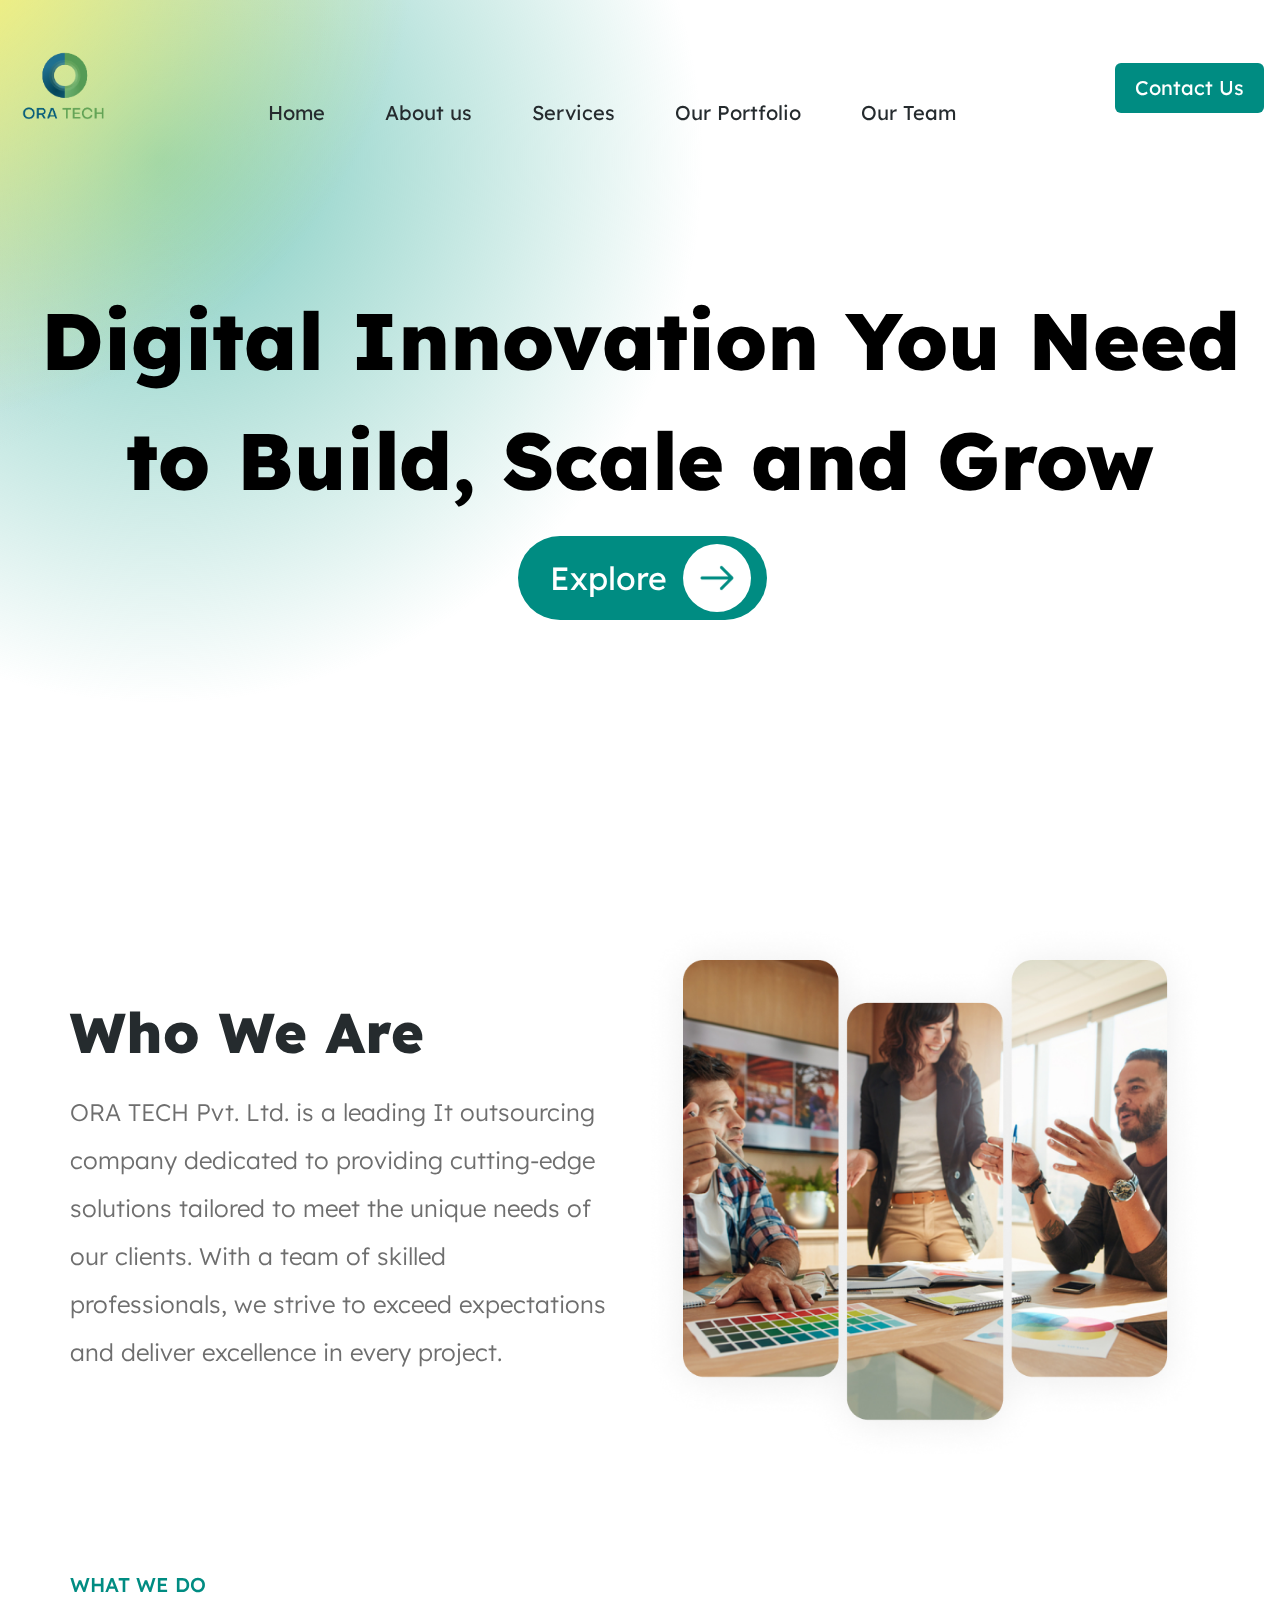
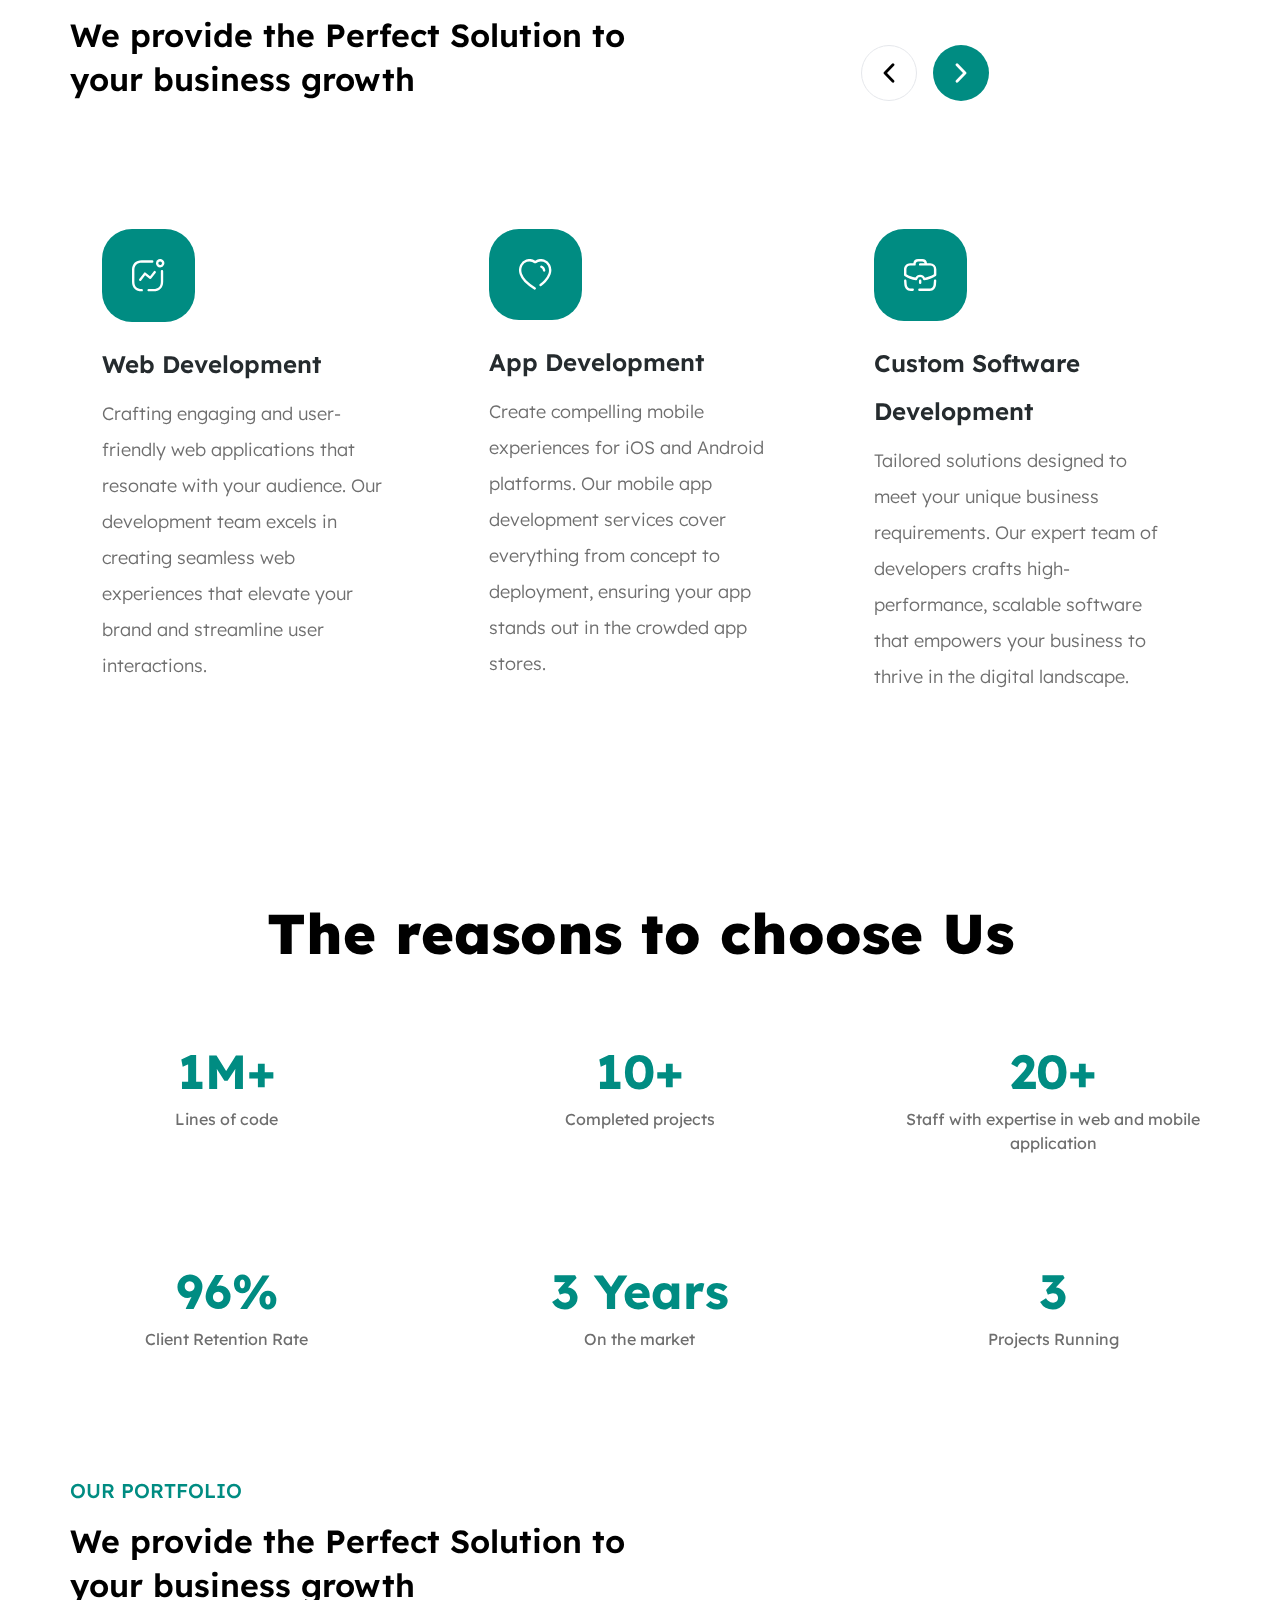
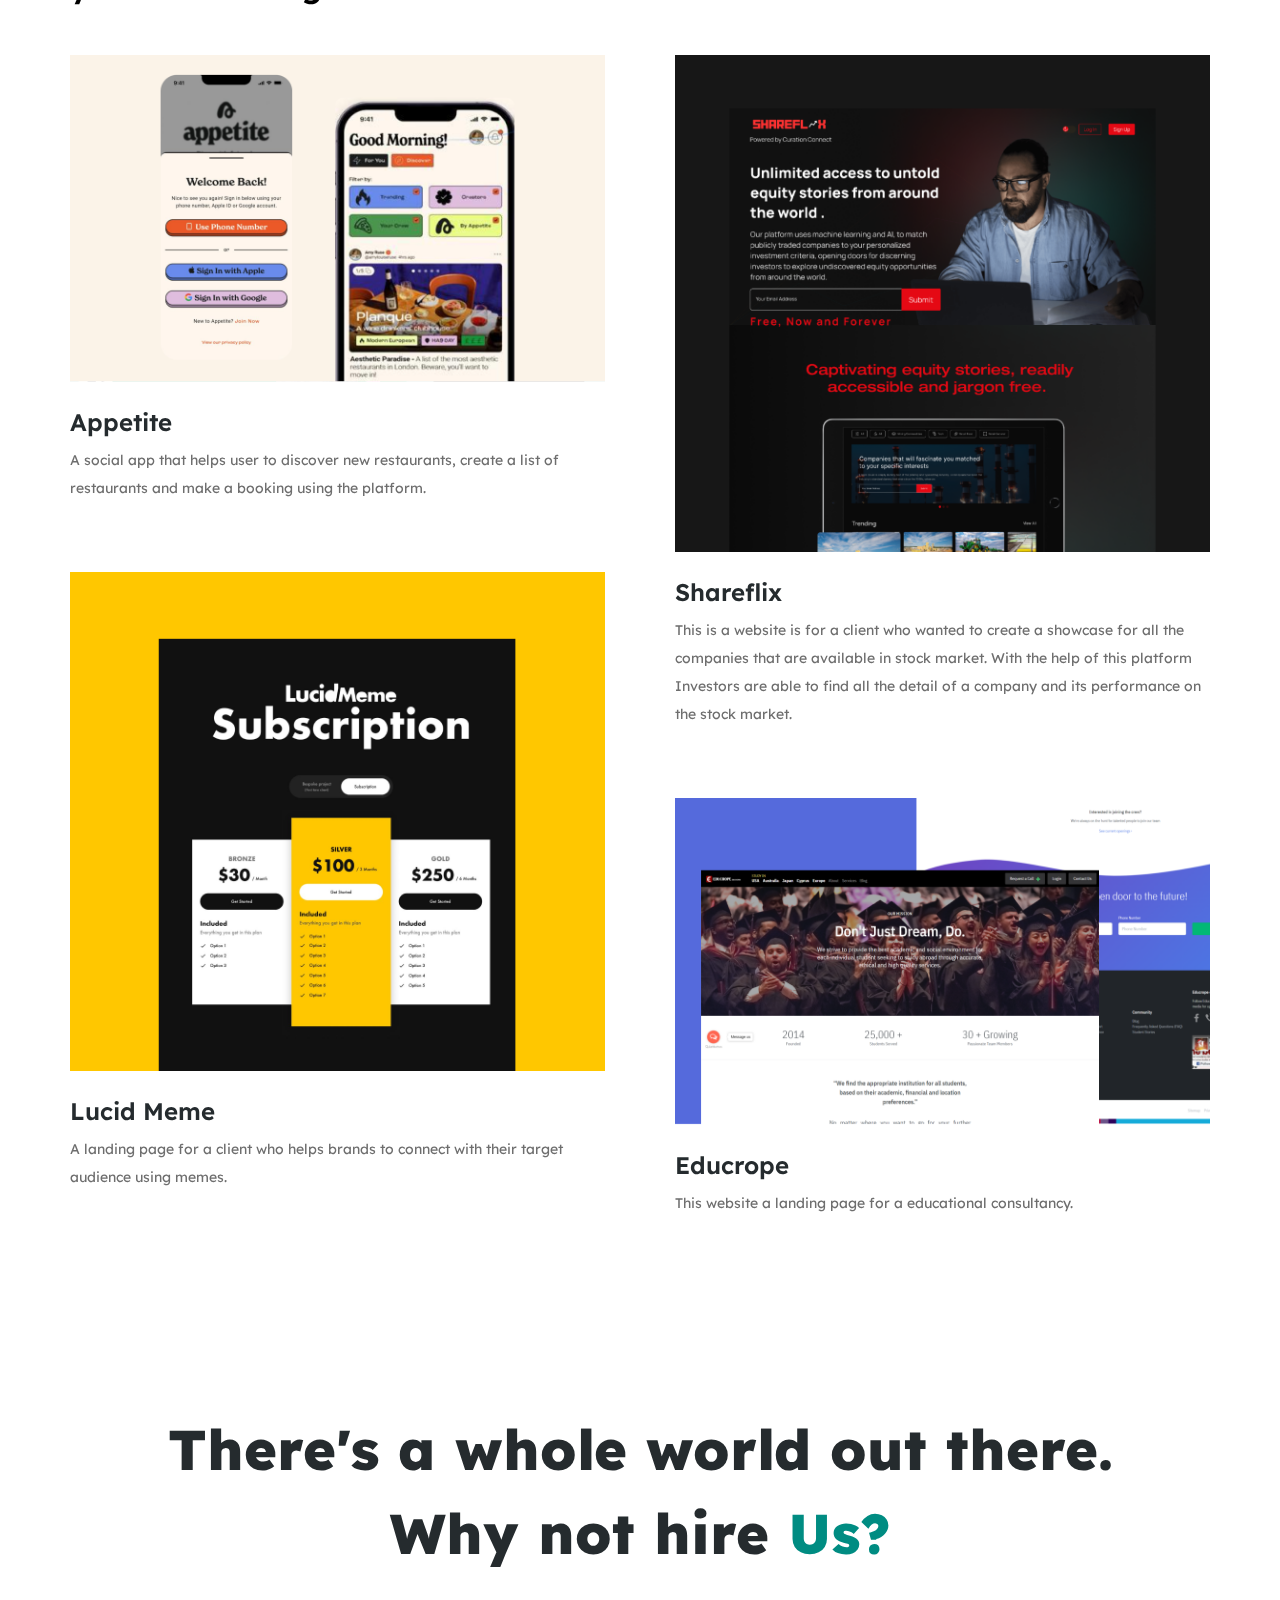
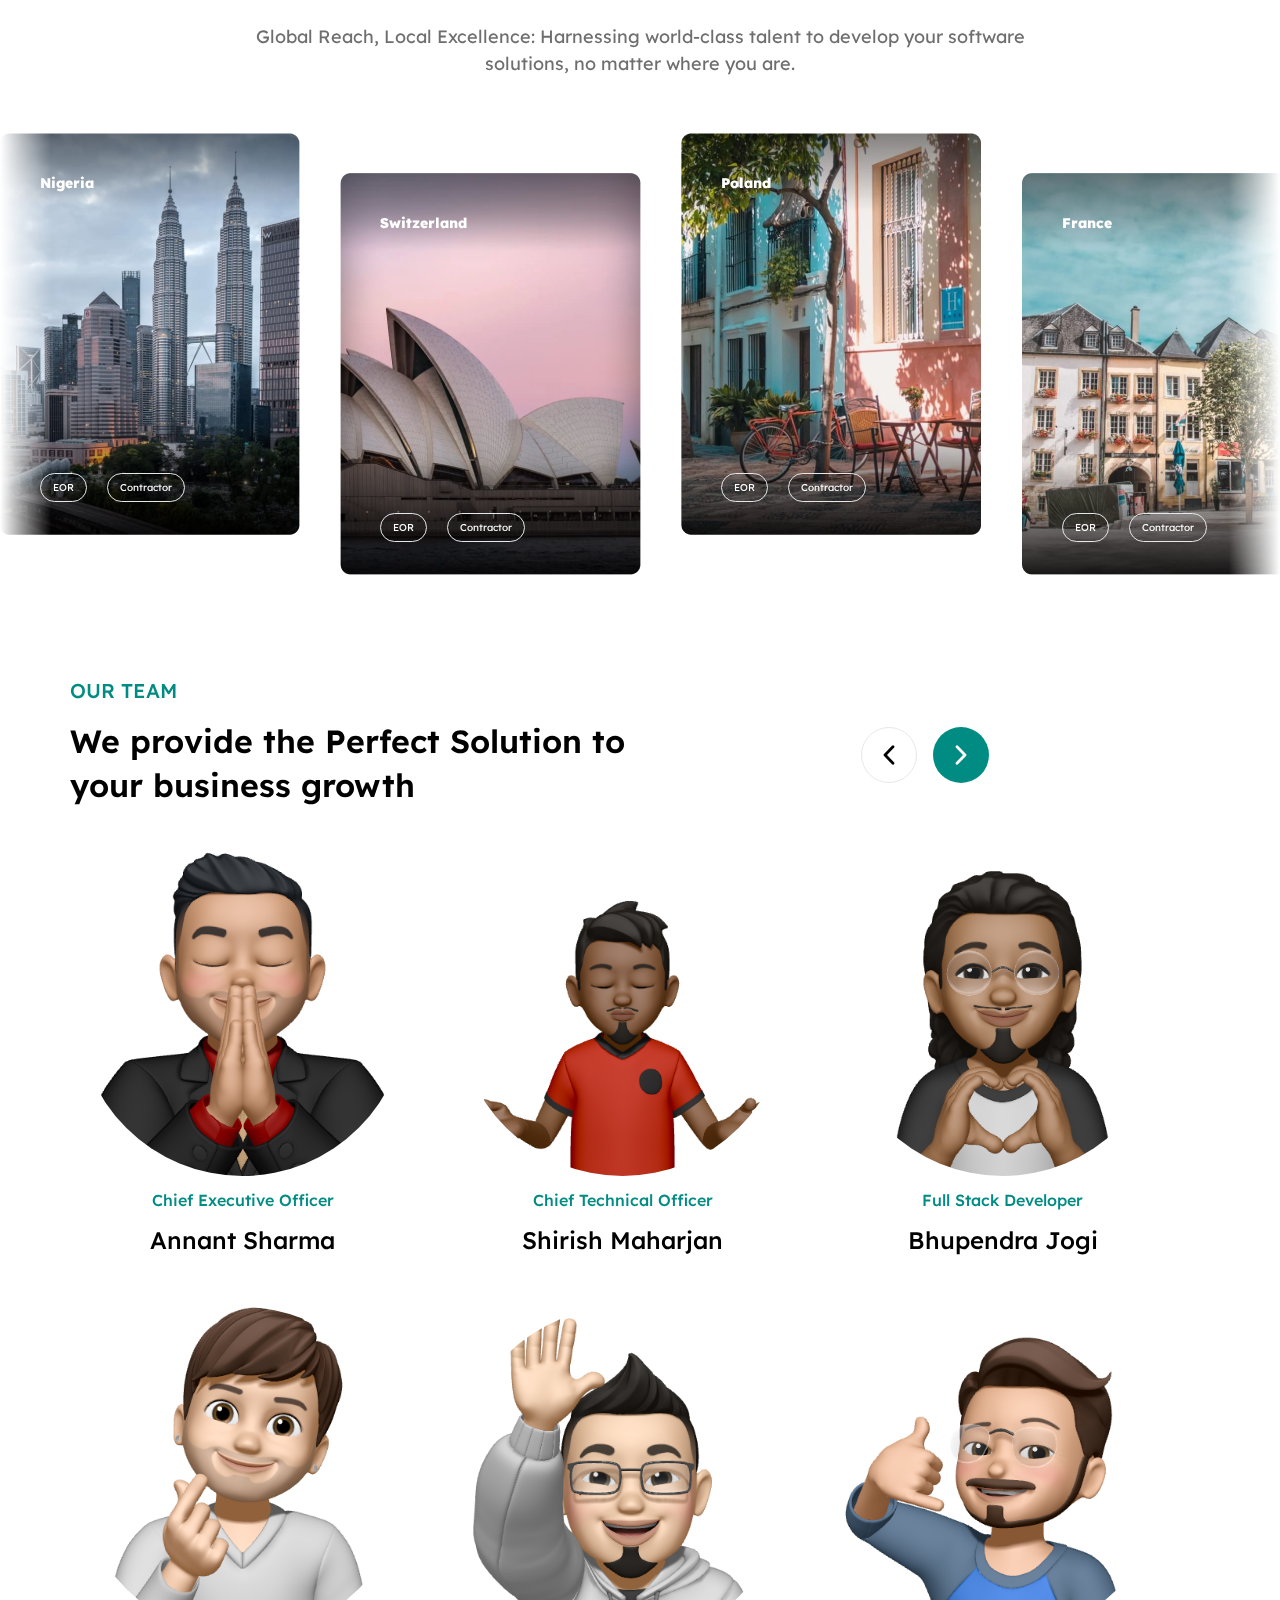
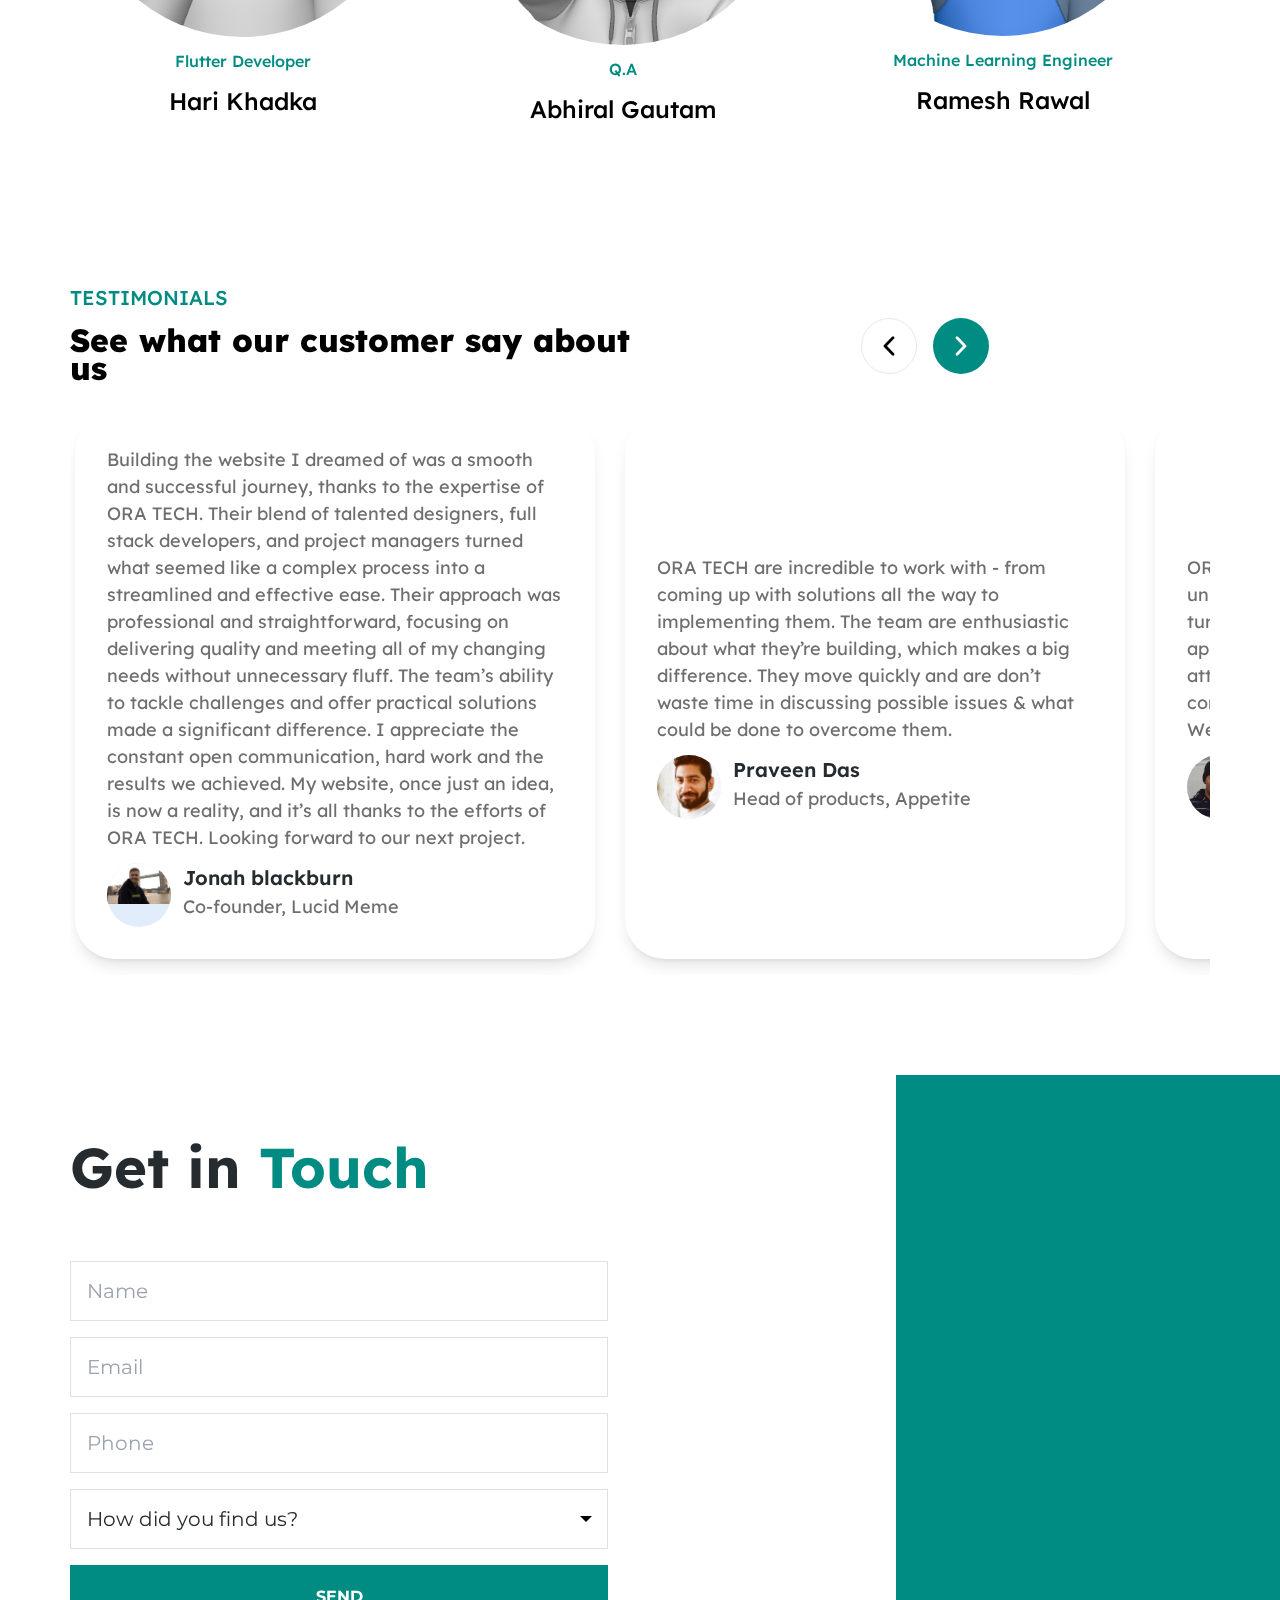
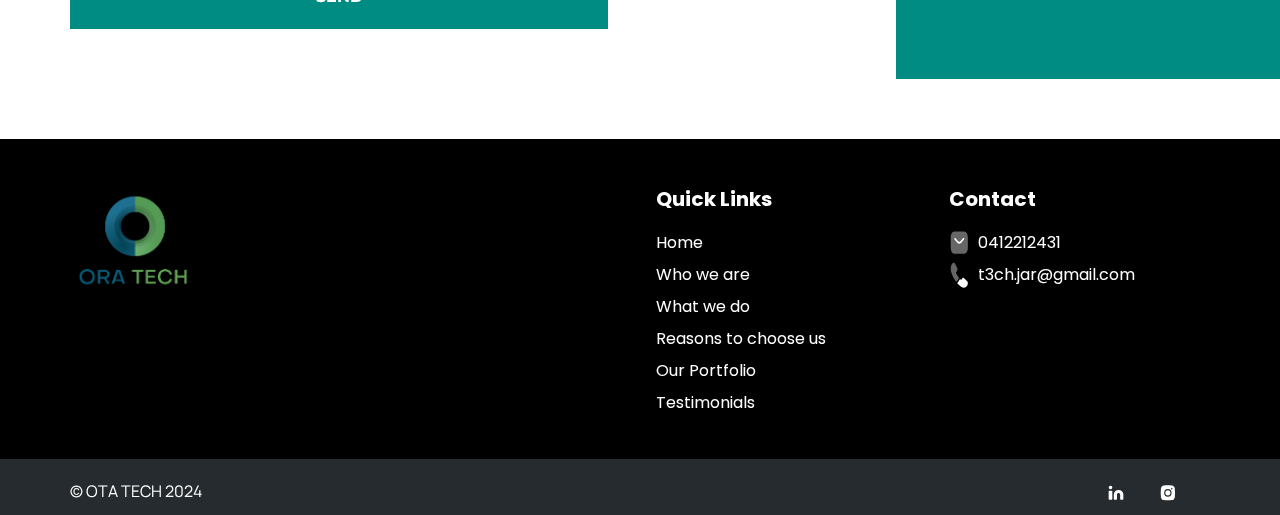
<file: test.html>
<!DOCTYPE html><html><head><meta charset="utf-8"><meta name="viewport" content="width=device-width, initial-scale=1.0"><link rel="stylesheet" href="/test.3d5940c6.css"><title>ORA TECH</title><script src="/test.e8fc8d26.js"></script></head><body> <header class="max-w-screen-xl mx-auto relative"> <nav id="header-section" class="absolute w-full"> <div class="flex flex-wrap items-center justify-between mx-auto px-4"> <a href="#" class="flex items-center"> <img src="/ora%20tech.763997f5.png" class="h-11 sm:h-24" alt="ORA TECH"> </a> <div class="flex lg:align-self-right lg:order-2"> <a href="#get-in-touch-section" class="bg-primary focus:outline-none font-normal lg:mr-0 lg:px-5 lg:py-2.5 px-4 py-2 rounded-md sm:mr-2 text-para-huge text-white">Contact Us</a> <button id="nav-toggler" type="button" class="bg-white font-medium hover:bg-primary hover:text-white inline-flex items-center lg:hidden ml-1 p-2 rounded-md text-para-huge text-primary"> <svg fill="currentColor" class="h-5 w-5" viewBox="0 0 20 20"><path fill-rule="evenodd" d="M3 5a1 1 0 0 1 1-1h12a1 1 0 1 1 0 2H4a1 1 0 0 1-1-1m0 5a1 1 0 0 1 1-1h12a1 1 0 1 1 0 2H4a1 1 0 0 1-1-1m0 5a1 1 0 0 1 1-1h12a1 1 0 1 1 0 2H4a1 1 0 0 1-1-1" clip-rule="evenodd"/></svg> </button> </div> <div class="content-between hidden items-center lg:flex lg:order-1 lg:w-auto self-end w-full" id="mobile-menu"> <ul class="flex flex-col font-normal lg:flex-row lg:mt-0 lg:space-x-8 max-lg:bg-black-transparent max-lg:items-center max-lg:rounded-xl mt-4 sm:w-full"> <li> <a href="#" class="block hover:text-primary max-lg:text-white pl-3 pr-4 py-2 text-fblack text-para-huge">Home</a> </li> <li> <a href="#about-us-section" class="block hover:text-primary max-lg:text-white pl-3 pr-4 py-2 text-fblack text-para-huge">About us</a> </li> <li> <a href="#services-section" class="block hover:text-primary max-lg:text-white pl-3 pr-4 py-2 text-fblack text-para-huge">Services</a> </li> <li> <a href="#portfolio-section" class="block hover:text-primary max-lg:text-white pl-3 pr-4 py-2 text-fblack text-para-huge">Our Portfolio</a> </li> <li> <a href="#our-team-section" class="block hover:text-primary max-lg:text-white pl-3 pr-4 py-2 text-fblack text-para-huge">Our Team</a> </li> </ul> </div> </div> </nav> </header> <main> <h1 class="hidden">ORA TECH</h1> <span class="cursorFollowerThird"></span> <span class="cursorFollowerSecond"></span> <span class="cursorFollowerFirst"></span> <div> <div id="banner-section" class="max-w-screen-xl mx-auto"> <div class="banner-area flex items-center justify-center"> <div class="flex flex-col items-center"> <h2 class="font-extrabold mb-4 px-5 text-center text-title-huge"> Digital Innovation You Need to Build, Scale and Grow </h2> <a href="#about-us-section"> <button type="button" class="bg-primary flex font-medium items-center ml-1 pl-8 pr-4 py-2 rounded-full text-para-huge text-white"> <span class="font-normal text-title-normal"> Explore </span> <span class="bg-white flex flex-col items-center justify-center ml-4 p-4 rounded-full"> <img class="banner-button-img" src="/banner_next.7fc1f98d.svg"> </span> </button> </a> </div> </div> </div> </div> <div class="max-w-screen-xl mx-auto"> <section id="about-us-section" class="width-section"> <div class="flex flex-row flex-wrap"> <div class="flex flex-row items-center max-md:w-full sm:mb-8 w-3/6"> <div class="max-md:mb-8 mr-8"> <h2 class="font-extrabold leading-loose text-fblack text-title-large"> Who We Are </h2> <p class="font-light leading-loose text-gblack text-title-small"> ORA TECH Pvt. Ltd. is a leading It outsourcing company dedicated to providing cutting-edge solutions tailored to meet the unique needs of our clients. With a team of skilled professionals, we strive to exceed expectations and deliver excellence in every project. </p> </div> </div> <div class="flex flex-col items-center max-md:w-full w-3/6"> <div class="leading-0 relative sm:m-auto w-full"> <img src="/image1.6f1e469e.png" alt="Us" class="w-full"> </div> </div> </div> </section> </div> <div id="services-section"> <div class="max-w-screen-xl mx-auto"> <div class="services-area"> <section class="our-work width-section"> <div> <div class="grid grid-cols-2 max-md:grid-cols-1 place-content-between"> <div class="mb-12"> <h2 class="font-medium leading-loose mb-2 text-para-huge text-primary"> WHAT WE DO </h2> <p class="font-semibold mb-8 text-title-normal width-controlled"> We provide the Perfect Solution to your business growth </p> </div> <div class="max-md:hidden"> <div class="flex h-full items-center justify-center w-full"> <div class="flex"> <button id="whatwedo_prev" class="bg-white border border-black flex font-medium h-14 items-center justify-center mr-4 rounded-full w-14"> <img src="/testimonial_prev.6bb16a52.svg" alt="prev-arrow" class="h-auto w-3"> </button> <button id="whatwedo_next" class="bg-primary flex font-medium h-14 items-center justify-center rounded-full text-white w-14"> <img src="/testimonial_next.4c66880d.svg" alt="next-arrow" class="h-auto w-3"> </button> </div> </div> </div> </div> <div id="whatwedo-gallery" class="overflow-hidden relative w-full"> <div id="whatwedo-slider"> <div class="info-card"> <div class="flex h-full"> <div> <div class="bg-primary info-card-image inline-block mb-3 text-white"> <img class="info-card-icon" src="/whatwedo_web.15bdce45.svg" alt="web"> </div> <div class="mb-2"> <h5 class="font-semibold leading-loose mb-2 text-fblack text-title-small"> Web Development </h5> <p class="font-light leading-loose text-gblack text-para-large"> Crafting engaging and user-friendly web applications that resonate with your audience. Our development team excels in creating seamless web experiences that elevate your brand and streamline user interactions. </p> </div>  </div> </div> </div> <div class="info-card"> <div class="flex h-full"> <div> <div class="bg-primary info-card-image inline-block mb-3 text-white"> <img class="info-card-icon" src="/whatwedo_app.6d42515c.svg" alt="app"> </div> <div class="mb-2"> <h5 class="font-semibold leading-loose mb-2 text-fblack text-title-small"> App Development </h5> <p class="font-light leading-loose text-gblack text-para-large"> Create compelling mobile experiences for iOS and Android platforms. Our mobile app development services cover everything from concept to deployment, ensuring your app stands out in the crowded app stores. </p> </div>  </div> </div> </div> <div class="info-card"> <div class="flex h-full"> <div> <div class="bg-primary info-card-image inline-block mb-3 text-white"> <img class="info-card-icon" src="/whatwedo_design.fedec708.svg" alt="design"> </div> <div class="mb-2"> <h5 class="font-semibold leading-loose mb-2 text-fblack text-title-small"> Custom Software Development </h5> <p class="font-light leading-loose text-gblack text-para-large"> Tailored solutions designed to meet your unique business requirements. Our expert team of developers crafts high-performance, scalable software that empowers your business to thrive in the digital landscape. </p> </div>  </div> </div> </div> <div class="info-card"> <div class="flex h-full"> <div> <div class="bg-primary info-card-image inline-block mb-3 text-white"> <img class="info-card-icon" src="/whatwedo_design.fedec708.svg" alt="design"> </div> <div class="mb-2"> <h5 class="font-semibold leading-loose mb-2 text-fblack text-title-small"> Software Testing & QA </h5> <p class="font-light leading-loose text-gblack text-para-large"> Ensuring impeccable software quality through rigorous testing, assuring reliability and user satisfaction with every release. </p> </div>  </div> </div> </div> <div class="info-card"> <div class="flex h-full"> <div> <div class="bg-primary info-card-image inline-block mb-3 text-white"> <img class="info-card-icon" src="/whatwedo_design.fedec708.svg" alt="design"> </div> <div class="mb-2"> <h5 class="font-semibold leading-loose mb-2 text-fblack text-title-small"> Data Science and Machine Learning </h5> <p class="font-light leading-loose text-gblack text-para-large"> Unveiling insights from complex data landscapes, empowering strategic decisions and breakthroughs through advanced analytics and machine learning. </p> </div>  </div> </div> </div> </div> </div> <div class="hidden max-md:block mt-4"> <div class="flex flex-col items-center w-full"> <div class="flex"> <button id="whatwedo_prev_small" type="button" class="bg-white border border-black flex font-medium h-10 items-center justify-center mr-4 rounded-full w-10"> <img src="/testimonial_prev.6bb16a52.svg" alt="prev-arrow" class="h-auto w-3"> </button> <button id="whatwedo_next_small" type="button" class="bg-primary flex font-medium h-10 items-center justify-center rounded-full text-white w-10"> <img src="/testimonial_next.4c66880d.svg" alt="next-arrow" class="h-auto w-3"> </button> </div> </div> </div> </div> </section> <section id="reasons-to-choose-us" class="reasons-to-choose-us width-section"> <div class="flex flex-col items-center w-full"> <h2 class="font-extrabold reasons-to-choose-us-title text-title-large"> The reasons to choose Us </h2> </div> <div class="grid grid-cols-3 max-lg:grid-cols-2 max-md:grid-cols-1 reasons-to-choose-us-body"> <div class="flex flex-col text-center"> <p class="font-bold text-primary text-title-medium">1M+</p> <p class="text-gblack text-para-medium">Lines of code</p> </div> <div class="flex flex-col text-center"> <p class="font-bold text-primary text-title-medium">10+</p> <p class="text-gblack text-para-medium">Completed projects</p> </div> <div class="flex flex-col text-center"> <p class="font-bold text-primary text-title-medium">20+</p> <p class="text-gblack text-para-medium"> Staff with expertise in web and mobile application </p> </div> <div class="flex flex-col text-center"> <p class="font-bold text-primary text-title-medium">96%</p> <p class="text-gblack text-para-medium"> Client Retention Rate </p> </div> <div class="flex flex-col text-center"> <p class="font-bold text-primary text-title-medium"> 3 Years </p> <p class="text-gblack text-para-medium">On the market</p> </div> <div class="flex flex-col text-center"> <p class="font-bold text-primary text-title-medium">3</p> <p class="text-gblack text-para-medium">Projects Running</p> </div> </div> </section> </div> </div> </div> <div> <div class="max-w-screen-xl mx-auto"> <section id="portfolio-section" class="width-section"> <div class="mb-12"> <h2 class="font-medium leading-loose mb-2 text-para-huge text-primary"> OUR PORTFOLIO </h2> <p class="font-semibold mb-8 text-title-normal width-controlled"> We provide the Perfect Solution to your business growth </p> </div> <div class="grid grid-cols-2 max-md:grid-cols-1 portfolio-gallery w-full"> <div> <div class="portfolio-card"> <img src="/apetite.eb241d00.png" alt="Digital Marketing Agency Website" class="mb-6 w-full"> <div> <h5 class="font-semibold leading-8 mb-2 text-fblack text-title-small"> Appetite </h5> <p class="font-normal leading-loose text-gblack text-para-normal"> A social app that helps user to discover new restaurants, create a list of restaurants and make a booking using the platform. </p> </div> </div> <div class="portfolio-card"> <img src="/lucid.98aa23af.png" alt="Digital Marketing Agency Website" class="mb-6 w-full"> <div> <h5 class="font-semibold leading-8 mb-2 text-fblack text-title-small"> Lucid Meme </h5> <p class="font-normal leading-loose text-gblack text-para-normal"> A landing page for a client who helps brands to connect with their target audience using memes. </p> </div> </div> </div> <div> <div class="portfolio-card"> <img src="/shareflix.bfd33111.png" alt="Digital Marketing Agency Website" class="mb-6 w-full"> <div> <h5 class="font-semibold leading-8 mb-2 text-fblack text-title-small"> Shareflix </h5> <p class="font-normal leading-loose text-gblack text-para-normal"> This is a website is for a client who wanted to create a showcase for all the companies that are available in stock market. With the help of this platform Investors are able to find all the detail of a company and its performance on the stock market. </p> </div> </div> <div class="portfolio-card"> <img src="/educorpe.585c0307.png" alt="Digital Marketing Agency Website" class="mb-6 w-full"> <div> <h5 class="font-semibold leading-8 mb-2 text-fblack text-title-small"> Educrope </h5> <p class="font-normal leading-loose text-gblack text-para-normal"> This website a landing page for a educational consultancy. </p> </div> </div> </div> </div> </section> </div> </div> <div class="max-w-screen-xl mx-auto"> <section class="pt-5 why-not-hire-us-section"> <div class="flex flex-col items-center width-section"> <div class="mb-10 text-center w-full"> <h2 class="font-extrabold lg:px-10 pb-12 text-fblack text-title-large"> There's a whole world out there. Why not hire <span class="text-primary">Us?</span> </h2> <p class="font-normal lg:mx-40 text-gblack text-para-large"> Global Reach, Local Excellence: Harnessing world-class talent to develop your software solutions, no matter where you are. </p> </div> </div> <div id="hire-slider"> <div id="hire-slider-inner"> <div class="even:mt-10 h-auto poster-card relative rounded-full"> <h5 class="absolute font-extrabold left-10 text-para-normal text-white top-10"> Nigeria </h5> <img src="/hireUs1.ce1acd6c.png" alt class="inset-0"> <div class="absolute poster-card-inner"> <div class="flex"> <div class="border flex items-center mr-5 px-3 py-1.5 rounded-full"> <p class="flex flex-col items-center text-para-small text-white w-full"> EOR </p> </div> <div class="border flex items-center px-3 py-1.5 rounded-full"> <p class="flex flex-col items-center text-para-small text-white w-full"> Contractor </p> </div> </div> </div> </div> <div class="even:mt-10 h-auto poster-card relative rounded-full"> <img src="/hireUs2.b1cedd4e.png" alt class="inset-0"> <h5 class="absolute font-extrabold left-10 text-para-normal text-white top-10"> Switzerland </h5> <div class="absolute poster-card-inner"> <div class="flex"> <div class="border flex items-center mr-5 px-3 py-1.5 rounded-full"> <p class="flex flex-col items-center text-para-small text-white w-full"> EOR </p> </div> <div class="border flex items-center px-3 py-1.5 rounded-full"> <p class="flex flex-col items-center text-para-small text-white w-full"> Contractor </p> </div> </div> </div> </div> <div class="even:mt-10 h-auto poster-card relative rounded-full"> <img src="/hireUs3.33d65d48.png" alt class="inset-0"> <h5 class="absolute font-extrabold left-10 text-para-normal text-white top-10"> Poland </h5> <div class="absolute poster-card-inner"> <div class="flex"> <div class="border flex items-center mr-5 px-3 py-1.5 rounded-full"> <p class="flex flex-col items-center text-para-small text-white w-full"> EOR </p> </div> <div class="border flex items-center px-3 py-1.5 rounded-full"> <p class="flex flex-col items-center text-para-small text-white w-full"> Contractor </p> </div> </div> </div> </div> <div class="even:mt-10 h-auto poster-card relative rounded-full"> <img src="/hireUs4.5c022b4f.png" alt class="inset-0"> <h5 class="absolute font-extrabold left-10 text-para-normal text-white top-10"> France </h5> <div class="absolute poster-card-inner"> <div class="flex"> <div class="border flex items-center mr-5 px-3 py-1.5 rounded-full"> <p class="flex flex-col items-center text-para-small text-white w-full"> EOR </p> </div> <div class="border flex items-center px-3 py-1.5 rounded-full"> <p class="flex flex-col items-center text-para-small text-white w-full"> Contractor </p> </div> </div> </div> </div> </div> </div> </section> </div> <div> <div class="max-w-screen-xl mx-auto"> <section id="our-team-section" class="width-section"> <div> <div class="grid grid-cols-2 max-md:grid-cols-1 place-content-between"> <div> <h2 class="font-medium leading-loose mb-2 text-para-huge text-primary"> OUR TEAM </h2> <p class="font-semibold mb-8 text-title-normal width-controlled"> We provide the Perfect Solution to your business growth </p> </div> <div class="max-md:hidden"> <div class="flex h-full items-center justify-center w-full"> <div class="flex"> <button id="ourteam_prev" class="bg-white border border-black flex font-medium h-14 items-center justify-center mr-4 rounded-full w-14"> <img src="/testimonial_prev.6bb16a52.svg" alt="prev-arrow" class="h-auto w-3"> </button> <button id="ourteam_next" class="bg-primary flex font-medium h-14 items-center justify-center rounded-full text-white w-14"> <img src="/testimonial_next.4c66880d.svg" alt="next-arrow" class="h-auto w-3"> </button> </div> </div> </div> </div> <div id="ourteam-gallery" class="overflow-hidden relative w-full"> <div id="ourteam-slider"> <div class="flex flex-col team-slider-inner"> <div class="flex flex-col teams-card text-center"> <img src="/suraj.72e37584.png" alt="Annant Sharma" class="bg-white p-2 pb-2 rounded-full w-full"> <h5 class="font-medium leading-loose order-last text-title-small"> Annant Sharma </h5> <p class="font-medium leading-loose text-para-medium text-primary"> Chief Executive Officer </p> </div> <div class="flex flex-col teams-card text-center"> <img src="/soel.d19870b3.png" alt="Hari Khadka" class="bg-white p-2 pb-2 rounded-full w-full"> <h5 class="font-medium leading-loose order-last text-title-small"> Hari Khadka </h5> <p class="font-medium leading-loose text-para-medium text-primary"> Flutter Developer </p> </div> </div> <div class="flex flex-col team-slider-inner"> <div class="flex flex-col teams-card text-center"> <img src="/siris.cab33d9c.png" alt="Shirish Maharjan" class="bg-white p-2 pb-2 rounded-full w-full"> <h5 class="font-medium leading-loose order-last text-title-small"> Shirish Maharjan </h5> <p class="font-medium leading-loose text-para-medium text-primary"> Chief Technical Officer </p> </div> <div class="flex flex-col teams-card text-center"> <img src="/abhishek.226829e0.png" alt="Abhiral Gautam" class="bg-white p-2 pb-2 rounded-full w-full"> <h5 class="font-medium leading-loose order-last text-title-small"> Abhiral Gautam </h5> <p class="font-medium leading-loose text-para-medium text-primary"> Q.A </p> </div> </div> <div class="flex flex-col team-slider-inner"> <div class="flex flex-col teams-card text-center"> <img src="/ningmar.ecdd1949.png" alt="Bhupendra Jogi" class="bg-white p-2 pb-2 rounded-full w-full"> <h5 class="font-medium leading-loose order-last text-title-small"> Bhupendra Jogi </h5> <p class="font-medium leading-loose text-para-medium text-primary"> Full Stack Developer </p> </div> <div class="flex flex-col teams-card text-center"> <img src="/ramesh.591a678f.png" alt="Ramesh Rawal" class="bg-white p-2 pb-2 rounded-full w-full"> <h5 class="font-medium leading-loose order-last text-title-small"> Ramesh Rawal </h5> <p class="font-medium leading-loose text-para-medium text-primary"> Machine Learning Engineer </p> </div> </div> <div class="flex flex-col team-slider-inner"> <div class="flex flex-col teams-card text-center"> <img src="/bikram.eccc4129.png" alt="Bikraam Bakhati" class="bg-white p-2 pb-2 rounded-full w-full"> <h5 class="font-medium leading-loose order-last text-title-small"> Bikraam Bakhati </h5> <p class="font-medium leading-loose text-para-medium text-primary"> Flutter Developer </p> </div> <div class="flex flex-col teams-card text-center"> <img src="/priyanaka%20sharma.7fa35385.png" alt="Priyanka Sharma" class="bg-white p-2 pb-2 rounded-full w-full"> <h5 class="font-medium leading-loose order-last text-title-small"> Priyanka Sharma </h5> <p class="font-medium leading-loose text-para-medium text-primary"> HR Manager </p> </div> </div> <div class="flex flex-col team-slider-inner"> <div class="flex flex-col teams-card text-center"> <img src="/ranju%20thapa.95e8b630.png" alt="Ranju Thapa" class="bg-white p-2 pb-2 rounded-full w-full"> <h5 class="font-medium leading-loose order-last text-title-small"> Ranju Thapa </h5> <p class="font-medium leading-loose text-para-medium text-primary"> Office Helper </p> </div> <div class="flex flex-col teams-card text-center"> <img src="/shrayesh%20Joshi.79b18085.png" alt="Shrayesh Joshi" class="bg-white p-2 pb-2 rounded-full w-full"> <h5 class="font-medium leading-loose order-last text-title-small"> Shrayesh Joshi </h5> <p class="font-medium leading-loose text-para-medium text-primary"> Auditor </p> </div> </div> <div class="flex flex-col team-slider-inner"> <div class="flex flex-col teams-card text-center"> <img src="/sajat.5079b96b.png" alt="Sajat Shrestha" class="bg-white p-2 pb-2 rounded-full w-full"> <h5 class="font-medium leading-loose order-last text-title-small"> Sajat Shrestha </h5> <p class="font-medium leading-loose text-para-medium text-primary"> Full Stack Developer </p> </div> <div class="flex flex-col teams-card text-center"> <img src="/sunil.efea6989.png" alt="Sunil Banmala" class="bg-white p-2 pb-2 rounded-full w-full"> <h5 class="font-medium leading-loose order-last text-title-small"> Sunil Banmala </h5> <p class="font-medium leading-loose text-para-medium text-primary"> Full Stack Developer </p> </div> </div> <div class="flex flex-col team-slider-inner"> <div class="flex flex-col teams-card text-center"> <img src="/anishaRauniyar.90bb706a.jpeg" alt="Anisha Rauniyar" class="bg-white p-2 pb-2 rounded-full w-full"> <h5 class="font-medium leading-loose order-last text-title-small"> Anisha Rauniyar </h5> <p class="font-medium leading-loose text-para-medium text-primary"> UI/UX </p> </div> </div> </div> </div> <div class="hidden max-md:block mt-4"> <div class="flex flex-col items-center w-full"> <div class="flex"> <button id="ourteam_prev_small" type="button" class="bg-white border border-black flex font-medium h-10 items-center justify-center mr-4 rounded-full w-10"> <img src="/testimonial_prev.6bb16a52.svg" alt="prev-arrow" class="h-auto w-3"> </button> <button id="ourteam_next_small" type="button" class="bg-primary flex font-medium h-10 items-center justify-center rounded-full text-white w-10"> <img src="/testimonial_next.4c66880d.svg" alt="next-arrow" class="h-auto w-3"> </button> </div> </div> </div>  </div> </section>  </div> </div> <div class="max-w-screen-xl mx-auto"> <section id="testimonial-section" class="width-section"> <div> <div class="grid grid-cols-2 max-md:grid-cols-1 place-content-between"> <div> <h2 class="font-medium leading-loose mb-2 text-para-huge text-primary"> TESTIMONIALS </h2> <p class="font-extrabold leading-7 mb-8 text-title-normal"> See what our customer say about us </p> </div> <div class="max-md:hidden"> <div class="flex h-full items-center justify-center w-full"> <div class="flex"> <button id="testimonial_prev" class="bg-white border border-black flex font-medium h-14 items-center justify-center mr-4 rounded-full w-14"> <img src="/testimonial_prev.6bb16a52.svg" alt="prev-arrow" class="h-auto w-3"> </button> <button id="testimonial_next" class="bg-primary flex font-medium h-14 items-center justify-center rounded-full text-white w-14"> <img src="/testimonial_next.4c66880d.svg" alt="next-arrow" class="h-auto w-3"> </button> </div> </div> </div> </div> <div id="testimonial-gallery" class="overflow-hidden relative w-full"> <div id="testimonial-slider"> <div class="flex items-center shadow-lg testimonial_card"> <div class="flex flex-col p-8"> <div class="flex mt-3 order-last"> <div class="bg-tertiary min-h-16 min-w-16 mr-3 overflow-hidden rounded-full size-16"> <img src="/Jonah%20blackburn.4021a951.jpeg" alt="profile-image"> </div> <div> <h5 class="font-semibold text-fblack text-para-huge"> Jonah blackburn </h5> <p class="font-normal text-gblack text-para-large"> Co-founder, Lucid Meme </p> </div> </div> <p class="font-normal text-gblack text-para-large"> Building the website I dreamed of was a smooth and successful journey, thanks to the expertise of ORA TECH. Their blend of talented designers, full stack developers, and project managers turned what seemed like a complex process into a streamlined and effective ease. Their approach was professional and straightforward, focusing on delivering quality and meeting all of my changing needs without unnecessary fluff. The team’s ability to tackle challenges and offer practical solutions made a significant difference. I appreciate the constant open communication, hard work and the results we achieved. My website, once just an idea, is now a reality, and it’s all thanks to the efforts of ORA TECH. Looking forward to our next project. </p> </div> </div>  <div class="flex items-center shadow-lg testimonial_card"> <div class="flex flex-col p-8"> <div class="flex mt-3 order-last"> <div class="bg-tertiary min-h-16 min-w-16 mr-3 overflow-hidden rounded-full size-16"> <img src="/prabinDas.ccead8e3.png" alt="profile-image"> </div> <div> <h5 class="font-semibold text-fblack text-para-huge"> Praveen Das </h5> <p class="font-normal text-gblack text-para-large"> Head of products, Appetite </p> </div> </div> <p class="font-normal text-gblack text-para-large"> ORA TECH are incredible to work with - from coming up with solutions all the way to implementing them. The team are enthusiastic about what they’re building, which makes a big difference. They move quickly and are don’t waste time in discussing possible issues & what could be done to overcome them. </p> </div> </div> <div class="flex items-center shadow-lg testimonial_card"> <div class="flex flex-col p-8"> <div class="flex mt-3 order-last"> <div class="bg-tertiary min-h-16 min-w-16 mr-3 overflow-hidden rounded-full size-16"> <img src="/pramod.d82ef548.png" alt="profile-image"> </div> <div> <h5 class="font-semibold text-fblack text-para-huge"> Pramod Sapkota </h5> <p class="font-normal text-gblack text-para-large"> Director, Educorpe Euducation </p> </div> </div> <p class="font-normal text-gblack text-para-large"> ORA TECH application development services are unparalleled. Their team took our vision and turned it into a seamless, user-friendly application that exceeded our expectations. Their attention to detail, professionalism, and commitment to excellence truly set them apart. We couldn’t be happier with the results! </p> </div> </div>  </div> </div> <div class="hidden max-md:block mt-4"> <div class="flex flex-col items-center w-full"> <div class="flex"> <button id="testimonial_prev_small" type="button" class="bg-white border border-black flex font-medium h-10 items-center justify-center mr-4 rounded-full w-10"> <img src="/testimonial_prev.6bb16a52.svg" alt="prev-arrow" class="h-auto w-3"> </button> <button id="testimonial_next_small" type="button" class="bg-primary flex font-medium h-10 items-center justify-center rounded-full text-white w-10"> <img src="/testimonial_next.4c66880d.svg" alt="next-arrow" class="h-auto w-3"> </button> </div> </div> </div> </div> </section> </div> <div class="gradient-background-fifth max-w-screen-xl mx-auto"> <section id="get-in-touch-section" class="lg:flex width-section"> <div class="flex items-center lg:mr-16 lg:w-1/2 max-lg:mb-8"> <div class="w-full"> <div class="mb-8"> <h2 class="font-bold pb-5 text-fblack text-title-large"> Get in <span class="text-primary">Touch</span> </h2>  </div> <form> <div class="inputdiv"> <input type="text" name="username" id="username" class="bg-transparent block border-0 focus:ring-0 h-full pl-4 placeholder:text-gray-400 sm:leading-6 text-fblack text-para-huge w-full" placeholder="Name"> </div> <div class="inputdiv"> <input type="email" name="email" id="email" class="bg-transparent block border-0 focus:ring-0 h-full pl-4 placeholder:text-gray-400 sm:leading-6 text-fblack text-para-huge w-full" placeholder="Email"> </div> <div class="inputdiv"> <input type="text" name="phone" id="phone" class="bg-transparent block border-0 focus:ring-0 h-full pl-4 placeholder:text-gray-400 sm:leading-6 text-fblack text-para-huge w-full" placeholder="Phone"> </div> <div class="inputdiv"> <select name="find" class="bg-transparent block border-0 find-us-select focus:ring-0 h-full pl-4 placeholder:text-gray-400 sm:leading-6 text-fblack text-para-huge w-full"> <option selected>How did you find us?</option> <option>From Linkedin</option> <option>From Facebook</option> <option>Somewhere Else</option> </select> </div> <a href="#"> <button type="button" class="bg-primary flex font-bold font-montserrat items-center justify-center py-5 text-para-medium text-white w-full"> SEND </button> </a> </form> </div> </div> <div class="bottom-[10%] map top-[10%]"> <iframe src="https://www.google.com/maps/embed?pb=!1m18!1m12!1m3!1d3309.143883672397!2d151.1068934!3d-33.9631411!2m3!1f0!2f0!3f0!3m2!1i1024!2i768!4f13.1!3m3!1m2!1s0x6b12b997a20343f1%3A0xc3cb201a8ee066e1!2s75%20Wright%20St%2C%20Hurstville%20NSW%202220%2C%20Australia!5e0!3m2!1sen!2snp!4v1715946143160!5m2!1sen!2snp" style="border:0;width:100%;height:100%" allowfullscreen loading="lazy" referrerpolicy="no-referrer-when-downgrade"></iframe> </div> </section> </div> </main> <footer> <div class="bg-black-full font-poppins text-white"> <div class="max-w-screen-xl mx-auto py-10"> <div class="gap-8 grid max-md:grid-cols-1 md:grid-cols-12 width-section"> <div class="grid grid-cols-1 md:col-span-3"> <h2 class="font-bold leading-loose mb-2 text-para-huge"> Quick Links </h2> <a href="#" class="font-normal leading-loose text-para-medium"> Home </a> <a href="#about-us-section" class="font-normal leading-loose text-para-medium"> Who we are </a> <a href="#services-section" class="font-normal leading-loose text-para-medium"> What we do </a> <a href="#reasons-to-choose-us" class="font-normal leading-loose text-para-medium"> Reasons to choose us </a> <a href="#portfolio-section" class="font-normal leading-loose text-para-medium"> Our Portfolio </a> <a href="#testimonial-section" class="font-normal leading-loose text-para-medium"> Testimonials </a> </div> <div class="md:col-span-6 order-first"> <a href="#" class="flex items-center mb-4"> <img src="/ora%20tech.763997f5.png" class="h-32 mr-3 sm:h-32" alt="ORA TECH"> </a>  </div> <div class="md:col-span-3"> <h2 class="font-bold leading-loose mb-2 text-para-huge"> Contact </h2> <a href="tel:'0412212431'" class="flex font-normal leading-loose text-para-medium"> <img src="/mail-coolcare.60c968cd.svg" alt class="mr-2"> 0412212431 </a> <a href="mailto:'t3ch.jar@gmail.com'" class="flex font-normal leading-loose text-para-medium" target="_blank" rel="noopener noreferrer"> <img src="/call.478bd004.svg" alt class="mr-2"> t3ch.jar@gmail.com </a> </div> </div> </div> </div> <div class="bg-fblack"> <div class="max-w-screen-xl mx-auto pb-1 pt-5"> <div class="grid grid-cols-2 max-sm:grid-cols-1 place-content-between text-white width-section"> <p class="font-manrope font-normal mb-2">© OTA TECH 2024</p> <div class="mb-2 md:place-self-end"> <div class="flex"> <a href="https://www.linkedin.com/company/tech-jar-pvt-ltd" class="mr-8"> <img src="/linkedin%201.91ff4a2d.svg" alt class="size-5"> </a>   <a href="https://www.instagram.com/tech_jar_pvt" class="mr-8"> <img src="/Instagram%201.465a0620.svg" alt class="size-5"> </a>  </div> </div> </div> </div> </div> </footer> </body></html>
</file>
<file: index.e2646c1f.css>
@import "https://fonts.googleapis.com/css2?family=Lexend:wght@300;400;500;600;700;800&display=swap";@import "https://fonts.googleapis.com/css2?family=Manrope:wght@400&display=swap";@import "https://fonts.googleapis.com/css2?family=Poppins:ital,wght@0,400&display=swap";@import "https://fonts.googleapis.com/css2?family=Montserrat:wght@400;700&display=swap";*,:before,:after{box-sizing:border-box;border:0 solid #e5e7eb}:before,:after{--tw-content:""}html,:host{-webkit-text-size-adjust:100%;tab-size:4;font-feature-settings:normal;font-variation-settings:normal;-webkit-tap-highlight-color:transparent;font-family:ui-sans-serif,system-ui,sans-serif,Apple Color Emoji,Segoe UI Emoji,Segoe UI Symbol,Noto Color Emoji;line-height:1.5}body{line-height:inherit;margin:0}hr{color:inherit;border-top-width:1px;height:0}abbr:where([title]){-webkit-text-decoration:underline dotted;text-decoration:underline dotted}h1,h2,h3,h4,h5,h6{font-size:inherit;font-weight:inherit}a{color:inherit;-webkit-text-decoration:inherit;-webkit-text-decoration:inherit;text-decoration:inherit}b,strong{font-weight:bolder}code,kbd,samp,pre{font-feature-settings:normal;font-variation-settings:normal;font-family:ui-monospace,SFMono-Regular,Menlo,Monaco,Consolas,Liberation Mono,Courier New,monospace;font-size:1em}small{font-size:80%}sub,sup{vertical-align:baseline;font-size:75%;line-height:0;position:relative}sub{bottom:-.25em}sup{top:-.5em}table{text-indent:0;border-color:inherit;border-collapse:collapse}button,input,optgroup,select,textarea{font-feature-settings:inherit;font-variation-settings:inherit;font-family:inherit;font-size:100%;font-weight:inherit;line-height:inherit;letter-spacing:inherit;color:inherit;margin:0;padding:0}button,select{text-transform:none}button,input:where([type=button]),input:where([type=reset]),input:where([type=submit]){-webkit-appearance:button;background-color:#0000;background-image:none}:-moz-focusring{outline:auto}:-moz-ui-invalid{box-shadow:none}progress{vertical-align:baseline}::-webkit-inner-spin-button{height:auto}::-webkit-outer-spin-button{height:auto}[type=search]{-webkit-appearance:textfield;outline-offset:-2px}::-webkit-search-decoration{-webkit-appearance:none}::-webkit-file-upload-button{-webkit-appearance:button;font:inherit}summary{display:list-item}blockquote,dl,dd,h1,h2,h3,h4,h5,h6,hr,figure,p,pre{margin:0}fieldset{margin:0;padding:0}legend{padding:0}ol,ul,menu{margin:0;padding:0;list-style:none}dialog{padding:0}textarea{resize:vertical}input::placeholder,textarea::placeholder{opacity:1;color:#9ca3af}button,[role=button]{cursor:pointer}:disabled{cursor:default}img,svg,video,canvas,audio,iframe,embed,object{vertical-align:middle;display:block}img,video{max-width:100%;height:auto}[hidden]{display:none}*,:before,:after,::backdrop{--tw-border-spacing-x:0;--tw-border-spacing-y:0;--tw-translate-x:0;--tw-translate-y:0;--tw-rotate:0;--tw-skew-x:0;--tw-skew-y:0;--tw-scale-x:1;--tw-scale-y:1;--tw-pan-x: ;--tw-pan-y: ;--tw-pinch-zoom: ;--tw-scroll-snap-strictness:proximity;--tw-gradient-from-position: ;--tw-gradient-via-position: ;--tw-gradient-to-position: ;--tw-ordinal: ;--tw-slashed-zero: ;--tw-numeric-figure: ;--tw-numeric-spacing: ;--tw-numeric-fraction: ;--tw-ring-inset: ;--tw-ring-offset-width:0px;--tw-ring-offset-color:#fff;--tw-ring-color:#3b82f680;--tw-ring-offset-shadow:0 0 #0000;--tw-ring-shadow:0 0 #0000;--tw-shadow:0 0 #0000;--tw-shadow-colored:0 0 #0000;--tw-blur: ;--tw-brightness: ;--tw-contrast: ;--tw-grayscale: ;--tw-hue-rotate: ;--tw-invert: ;--tw-saturate: ;--tw-sepia: ;--tw-drop-shadow: ;--tw-backdrop-blur: ;--tw-backdrop-brightness: ;--tw-backdrop-contrast: ;--tw-backdrop-grayscale: ;--tw-backdrop-hue-rotate: ;--tw-backdrop-invert: ;--tw-backdrop-opacity: ;--tw-backdrop-saturate: ;--tw-backdrop-sepia: ;--tw-contain-size: ;--tw-contain-layout: ;--tw-contain-paint: ;--tw-contain-style: }.absolute{position:absolute}.relative{position:relative}.inset-0{inset:0}.bottom-\[10\%\]{bottom:10%}.left-10{left:2.5rem}.top-10{top:2.5rem}.top-\[10\%\]{top:10%}.order-first{order:-9999}.order-last{order:9999}.m-5{margin:1.25rem}.m-auto{margin:auto}.mx-auto{margin-left:auto;margin-right:auto}.my-auto{margin-top:auto;margin-bottom:auto}.mb-10{margin-bottom:2.5rem}.mb-12{margin-bottom:3rem}.mb-2{margin-bottom:.5rem}.mb-3{margin-bottom:.75rem}.mb-4{margin-bottom:1rem}.mb-6{margin-bottom:1.5rem}.mb-8{margin-bottom:2rem}.ml-1{margin-left:.25rem}.ml-4{margin-left:1rem}.mr-2{margin-right:.5rem}.mr-3{margin-right:.75rem}.mr-4{margin-right:1rem}.mr-5{margin-right:1.25rem}.mr-8{margin-right:2rem}.mt-3{margin-top:.75rem}.mt-4{margin-top:1rem}.block{display:block}.inline-block{display:inline-block}.flex{display:flex}.inline-flex{display:inline-flex}.grid{display:grid}.hidden{display:none}.size-16{width:4rem;height:4rem}.size-5{width:1.25rem;height:1.25rem}.h-10{height:2.5rem}.h-11{height:2.75rem}.h-14{height:3.5rem}.h-32{height:8rem}.h-5{height:1.25rem}.h-6{height:1.5rem}.h-7{height:1.75rem}.h-auto{height:auto}.h-full{height:100%}.min-h-16{min-height:4rem}.w-10{width:2.5rem}.w-14{width:3.5rem}.w-3{width:.75rem}.w-3\/6{width:50%}.w-5{width:1.25rem}.w-full{width:100%}.min-w-16{min-width:4rem}.max-w-screen-xl{max-width:1280px}.grid-cols-1{grid-template-columns:repeat(1,minmax(0,1fr))}.grid-cols-2{grid-template-columns:repeat(2,minmax(0,1fr))}.grid-cols-3{grid-template-columns:repeat(3,minmax(0,1fr))}.flex-row{flex-direction:row}.flex-col{flex-direction:column}.flex-wrap{flex-wrap:wrap}.place-content-between{place-content:space-between}.content-between{align-content:space-between}.items-center{align-items:center}.justify-center{justify-content:center}.justify-between{justify-content:space-between}.gap-8{gap:2rem}.self-end{align-self:flex-end}.overflow-hidden{overflow:hidden}.rounded-full{border-radius:9999px}.rounded-md{border-radius:.375rem}.border{border-width:1px}.border-0{border-width:0}.bg-black-full{--tw-bg-opacity:1;background-color:rgb(0 0 0/var(--tw-bg-opacity))}.bg-fblack{--tw-bg-opacity:1;background-color:rgb(37 43 46/var(--tw-bg-opacity))}.bg-primary{--tw-bg-opacity:1;background-color:rgb(0 140 130/var(--tw-bg-opacity))}.bg-secondary{--tw-bg-opacity:1;background-color:rgb(229 243 242/var(--tw-bg-opacity))}.bg-tertiary{--tw-bg-opacity:1;background-color:rgb(225 237 251/var(--tw-bg-opacity))}.bg-transparent{background-color:#0000}.bg-white{--tw-bg-opacity:1;background-color:rgb(255 255 255/var(--tw-bg-opacity))}.p-2{padding:.5rem}.p-4{padding:1rem}.p-8{padding:2rem}.px-3{padding-left:.75rem;padding-right:.75rem}.px-4{padding-left:1rem;padding-right:1rem}.px-5{padding-left:1.25rem;padding-right:1.25rem}.px-8{padding-left:2rem;padding-right:2rem}.py-1{padding-top:.25rem;padding-bottom:.25rem}.py-1\.5{padding-top:.375rem;padding-bottom:.375rem}.py-10{padding-top:2.5rem;padding-bottom:2.5rem}.py-2{padding-top:.5rem;padding-bottom:.5rem}.py-3{padding-top:.75rem;padding-bottom:.75rem}.py-5{padding-top:1.25rem;padding-bottom:1.25rem}.pb-1{padding-bottom:.25rem}.pb-12{padding-bottom:3rem}.pb-2{padding-bottom:.5rem}.pb-5{padding-bottom:1.25rem}.pl-3{padding-left:.75rem}.pl-4{padding-left:1rem}.pl-6{padding-left:1.5rem}.pl-8{padding-left:2rem}.pr-20{padding-right:5rem}.pr-4{padding-right:1rem}.pr-6{padding-right:1.5rem}.pt-5{padding-top:1.25rem}.text-center{text-align:center}.font-manrope{font-family:Manrope}.font-montserrat{font-family:Montserrat}.font-poppins{font-family:Poppins}.font-bold{font-weight:700}.font-extrabold{font-weight:800}.font-light{font-weight:300}.font-medium{font-weight:500}.font-normal{font-weight:400}.font-semibold{font-weight:600}.leading-7{line-height:1.75rem}.leading-8{line-height:2rem}.leading-loose{line-height:2}.text-fblack{--tw-text-opacity:1;color:rgb(37 43 46/var(--tw-text-opacity))}.text-gblack{--tw-text-opacity:1;color:rgb(110 110 110/var(--tw-text-opacity))}.text-primary{--tw-text-opacity:1;color:rgb(0 140 130/var(--tw-text-opacity))}.text-white{--tw-text-opacity:1;color:rgb(255 255 255/var(--tw-text-opacity))}.shadow-lg{--tw-shadow:0 10px 15px -3px #0000001a,0 4px 6px -4px #0000001a;--tw-shadow-colored:0 10px 15px -3px var(--tw-shadow-color),0 4px 6px -4px var(--tw-shadow-color);box-shadow:var(--tw-ring-offset-shadow,0 0 #0000),var(--tw-ring-shadow,0 0 #0000),var(--tw-shadow)}:root{font-size:16px}html{scroll-behavior:smooth}body{font-family:Lexend}.text-title-huge{font-size:5rem}.text-title-large{font-size:3.5rem}.text-title-medium{font-size:3rem}.text-title-normal{font-size:2rem}.text-title-small{font-size:1.5rem}.text-para-huge{font-size:1.25rem}.text-para-large{font-size:1.125rem}.text-para-medium{font-size:1rem}.text-para-normal{font-size:.875rem}.text-para-small{font-size:.625rem}.cursorFollowerFirst{mix-blend-mode:normal;z-index:-999;pointer-events:none;background:radial-gradient(circle at 45% 45%,#fff570 0,#0000 40%);width:100rem;height:100rem;transition:transform .3s;position:fixed;transform:translate(-50%,-50%)}.cursorFollowerSecond{mix-blend-mode:normal;z-index:-999;pointer-events:none;background:radial-gradient(circle at 60% 60%,#7bcabe 0,#0000 40%);width:100rem;height:100rem;transition:transform .3s;position:fixed;transform:translate(-50%,-50%)}.cursorFollowerThird{transform:translate(-50%,-50%);-webkit-transform:transform .3s;mix-blend-mode:normal;z-index:-999;pointer-events:none;background:radial-gradient(circle at 40% 48%,#f7d9de 0,#0000 40%);width:100rem;height:100rem;transition:transform .3s;position:fixed}#banner-section{top:90px}.banner-area{height:100vh;min-height:800px}.banner-button-img{width:36px;height:auto}#header-section{padding:40px 0}#about-us-section{margin-bottom:60px;padding-top:20px}.services-area{margin-bottom:100px;margin-left:auto;margin-right:auto;padding-top:20px}.our-work{margin-bottom:60px;padding-top:20px}#whatwedo-slider{transition:left .5s;display:flex;position:relative}.info-card{background-color:#fff;border-radius:30px;min-width:345px;margin-right:30px;padding:3rem 2rem}.info-card:last-child{margin-right:0!important}.info-card-image{border-radius:30px;padding:30px}.info-card-icon{width:33px;height:auto}.reasons-to-choose-us{margin-bottom:20px;padding-top:20px}.reasons-to-choose-us-title{padding-top:60px;padding-bottom:60px}.reasons-to-choose-us-body{gap:100px}.width-controlled{max-width:558px;line-height:2.75rem}#portfolio-section{margin-bottom:100px;padding-top:20px}.portfolio-gallery{gap:0 70px;width:100%}.portfolio-card{margin-bottom:70px}.why-not-hire-us-section{margin-bottom:60px}#hire-slider{--d:20s;overflow:hidden}.gradient-hire-us{mask:linear-gradient(90deg,#0000,#000 4% 96%,#0000)}#hire-slider-inner{flex-direction:row;width:max-content;padding-block:1rem;display:flex}.animate-hire-us{animation:scroll var(--d)linear infinite}@keyframes scroll{0%{transform:translate(0)}to{transform:translateX(calc(-340px*var(--card-count)))}}.poster-card-inner{top:340px;left:40px}.poster-card{margin-right:40px}#our-team-section{margin-bottom:90px;padding-top:20px}#ourteam-slider{transition:left .5s;display:flex;position:relative}.team-slider-inner{min-width:345px;margin-right:35px}.team-slider-inner:last-child{margin-right:0}.teams-card{margin-bottom:35px}.subscribe{border-radius:16px;margin-bottom:100px;padding:8px}.subscribe-image{width:150px;height:150px;margin-right:20px}#testimonial-section{margin-bottom:100px;padding-top:20px}#testimonial-slider{margin-bottom:16px;padding-left:5px;padding-right:5px;transition:left .5s;display:flex;position:relative}.testimonial_card{background-color:#fff;border-radius:40px;min-width:500px;margin-right:30px}.testimonial_card:last-child{margin-right:0!important}#get-in-touch-section{margin-bottom:60px;padding-top:50px;padding-bottom:50px}.inputdiv{background-color:#fff9;border-width:1px;border-color:#e0e0e0;width:100%;height:60px;margin-top:16px;margin-bottom:16px;font-family:Montserrat}.find-us-select{appearance:none;background:url("data:image/svg+xml,<svg width=\"12\" height=\"6\" viewBox=\"0 0 12 6\" fill=\"none\" xmlns=\"http://www.w3.org/2000/svg\"><path d=\"M6 6L12 0L0 -5.24537e-07L6 6Z\" fill=\"black\"/></svg>") right 15px top 50% no-repeat}@media screen and (width<=768px){.text-title-huge{font-size:2.25rem}.text-title-large{font-size:2rem}.text-title-normal{font-size:1.5rem}.text-title-small,.text-para-huge{font-size:1rem}.text-title-medium{font-size:2rem}.text-para-medium{font-size:.75rem}.width-section{margin-left:20px;margin-right:20px}.banner-area{height:80vh}.banner-button-img{width:24px;height:auto}.portfolio-gallery{column-gap:35px;width:100%}.testimonial_card{min-width:80vw!important}.map{height:450px}.team-slider-inner{min-width:150px;margin-right:35px}}@media screen and (width>=768px) and (width<=1024px){.text-title-huge{font-size:3.5rem}.text-title-large{font-size:2.125rem}.text-title-normal{font-size:1.5rem}.text-title-small{font-size:1rem}.text-title-medium{font-size:2rem}.text-para-huge{font-size:1.125rem}.text-para-medium{font-size:.75rem}.width-section{margin-left:40px;margin-right:40px}.banner-button-img{width:24px;height:auto}.portfolio-gallery{column-gap:35px;width:100%}.portfolio-card{margin-bottom:40px}.map{height:450px}}@media screen and (width>=1024px){.width-section{margin-left:70px;margin-right:70px}.subscribe{margin-left:100px!important;margin-right:100px!important}.gradient-background-fifth{background:linear-gradient(90deg,#fff0 70%,#008c82 30%)}.map{width:50%}}.placeholder\:text-gray-400::placeholder{--tw-text-opacity:1;color:rgb(156 163 175/var(--tw-text-opacity))}.even\:mt-10:nth-child(2n){margin-top:2.5rem}.hover\:bg-primary:hover{--tw-bg-opacity:1;background-color:rgb(0 140 130/var(--tw-bg-opacity))}.hover\:text-primary:hover{--tw-text-opacity:1;color:rgb(0 140 130/var(--tw-text-opacity))}.hover\:text-white:hover{--tw-text-opacity:1;color:rgb(255 255 255/var(--tw-text-opacity))}.focus\:outline-none:focus{outline-offset:2px;outline:2px solid #0000}.focus\:ring-0:focus{--tw-ring-offset-shadow:var(--tw-ring-inset)0 0 0 var(--tw-ring-offset-width)var(--tw-ring-offset-color);--tw-ring-shadow:var(--tw-ring-inset)0 0 0 calc(0px + var(--tw-ring-offset-width))var(--tw-ring-color);box-shadow:var(--tw-ring-offset-shadow),var(--tw-ring-shadow),var(--tw-shadow,0 0 #0000)}@media not all and (width>=1024px){.max-lg\:mb-8{margin-bottom:2rem}.max-lg\:grid-cols-2{grid-template-columns:repeat(2,minmax(0,1fr))}.max-lg\:items-center{align-items:center}.max-lg\:rounded-xl{border-radius:.75rem}.max-lg\:bg-black-transparent{background-color:#09080877}.max-lg\:text-white{--tw-text-opacity:1;color:rgb(255 255 255/var(--tw-text-opacity))}}@media not all and (width>=768px){.max-md\:mb-8{margin-bottom:2rem}.max-md\:block{display:block}.max-md\:hidden{display:none}.max-md\:w-full{width:100%}.max-md\:grid-cols-1{grid-template-columns:repeat(1,minmax(0,1fr))}}@media not all and (width>=640px){.max-sm\:grid-cols-1{grid-template-columns:repeat(1,minmax(0,1fr))}}@media (width>=640px){.sm\:m-auto{margin:auto}.sm\:mb-8{margin-bottom:2rem}.sm\:mr-2{margin-right:.5rem}.sm\:h-24{height:6rem}.sm\:h-32{height:8rem}.sm\:h-9{height:2.25rem}.sm\:w-full{width:100%}.sm\:leading-6{line-height:1.5rem}}@media (width>=768px){.md\:col-span-3{grid-column:span 3/span 3}.md\:col-span-6{grid-column:span 6/span 6}.md\:flex{display:flex}.md\:grid-cols-12{grid-template-columns:repeat(12,minmax(0,1fr))}.md\:place-self-end{place-self:end}@media not all and (width>=1024px){.md\:max-lg\:grid-cols-2{grid-template-columns:repeat(2,minmax(0,1fr))}}}@media (width>=1024px){.lg\:order-1{order:1}.lg\:order-2{order:2}.lg\:mx-40{margin-left:10rem;margin-right:10rem}.lg\:mr-0{margin-right:0}.lg\:mr-16{margin-right:4rem}.lg\:mt-0{margin-top:0}.lg\:flex{display:flex}.lg\:hidden{display:none}.lg\:w-1\/2{width:50%}.lg\:w-auto{width:auto}.lg\:flex-row{flex-direction:row}.lg\:space-x-8>:not([hidden])~:not([hidden]){--tw-space-x-reverse:0;margin-right:calc(2rem*var(--tw-space-x-reverse));margin-left:calc(2rem*calc(1 - var(--tw-space-x-reverse)))}.lg\:px-10{padding-left:2.5rem;padding-right:2.5rem}.lg\:px-5{padding-left:1.25rem;padding-right:1.25rem}.lg\:py-2{padding-top:.5rem;padding-bottom:.5rem}.lg\:py-2\.5{padding-top:.625rem;padding-bottom:.625rem}}
/*# sourceMappingURL=index.e2646c1f.css.map */
</file>
<file: test.3d5940c6.css>
@import "https://fonts.googleapis.com/css2?family=Lexend:wght@300;400;500;600;700;800&display=swap";@import "https://fonts.googleapis.com/css2?family=Manrope:wght@400&display=swap";@import "https://fonts.googleapis.com/css2?family=Poppins:ital,wght@0,400&display=swap";@import "https://fonts.googleapis.com/css2?family=Montserrat:wght@400;700&display=swap";*,:before,:after{box-sizing:border-box;border:0 solid #e5e7eb}:before,:after{--tw-content:""}html,:host{-webkit-text-size-adjust:100%;tab-size:4;font-feature-settings:normal;font-variation-settings:normal;-webkit-tap-highlight-color:transparent;font-family:ui-sans-serif,system-ui,sans-serif,Apple Color Emoji,Segoe UI Emoji,Segoe UI Symbol,Noto Color Emoji;line-height:1.5}body{line-height:inherit;margin:0}hr{color:inherit;border-top-width:1px;height:0}abbr:where([title]){-webkit-text-decoration:underline dotted;text-decoration:underline dotted}h1,h2,h3,h4,h5,h6{font-size:inherit;font-weight:inherit}a{color:inherit;-webkit-text-decoration:inherit;-webkit-text-decoration:inherit;text-decoration:inherit}b,strong{font-weight:bolder}code,kbd,samp,pre{font-feature-settings:normal;font-variation-settings:normal;font-family:ui-monospace,SFMono-Regular,Menlo,Monaco,Consolas,Liberation Mono,Courier New,monospace;font-size:1em}small{font-size:80%}sub,sup{vertical-align:baseline;font-size:75%;line-height:0;position:relative}sub{bottom:-.25em}sup{top:-.5em}table{text-indent:0;border-color:inherit;border-collapse:collapse}button,input,optgroup,select,textarea{font-feature-settings:inherit;font-variation-settings:inherit;font-family:inherit;font-size:100%;font-weight:inherit;line-height:inherit;letter-spacing:inherit;color:inherit;margin:0;padding:0}button,select{text-transform:none}button,input:where([type=button]),input:where([type=reset]),input:where([type=submit]){-webkit-appearance:button;background-color:#0000;background-image:none}:-moz-focusring{outline:auto}:-moz-ui-invalid{box-shadow:none}progress{vertical-align:baseline}::-webkit-inner-spin-button{height:auto}::-webkit-outer-spin-button{height:auto}[type=search]{-webkit-appearance:textfield;outline-offset:-2px}::-webkit-search-decoration{-webkit-appearance:none}::-webkit-file-upload-button{-webkit-appearance:button;font:inherit}summary{display:list-item}blockquote,dl,dd,h1,h2,h3,h4,h5,h6,hr,figure,p,pre{margin:0}fieldset{margin:0;padding:0}legend{padding:0}ol,ul,menu{margin:0;padding:0;list-style:none}dialog{padding:0}textarea{resize:vertical}input::placeholder,textarea::placeholder{opacity:1;color:#9ca3af}button,[role=button]{cursor:pointer}:disabled{cursor:default}img,svg,video,canvas,audio,iframe,embed,object{vertical-align:middle;display:block}img,video{max-width:100%;height:auto}[hidden]{display:none}*,:before,:after,::backdrop{--tw-border-spacing-x:0;--tw-border-spacing-y:0;--tw-translate-x:0;--tw-translate-y:0;--tw-rotate:0;--tw-skew-x:0;--tw-skew-y:0;--tw-scale-x:1;--tw-scale-y:1;--tw-pan-x: ;--tw-pan-y: ;--tw-pinch-zoom: ;--tw-scroll-snap-strictness:proximity;--tw-gradient-from-position: ;--tw-gradient-via-position: ;--tw-gradient-to-position: ;--tw-ordinal: ;--tw-slashed-zero: ;--tw-numeric-figure: ;--tw-numeric-spacing: ;--tw-numeric-fraction: ;--tw-ring-inset: ;--tw-ring-offset-width:0px;--tw-ring-offset-color:#fff;--tw-ring-color:#3b82f680;--tw-ring-offset-shadow:0 0 #0000;--tw-ring-shadow:0 0 #0000;--tw-shadow:0 0 #0000;--tw-shadow-colored:0 0 #0000;--tw-blur: ;--tw-brightness: ;--tw-contrast: ;--tw-grayscale: ;--tw-hue-rotate: ;--tw-invert: ;--tw-saturate: ;--tw-sepia: ;--tw-drop-shadow: ;--tw-backdrop-blur: ;--tw-backdrop-brightness: ;--tw-backdrop-contrast: ;--tw-backdrop-grayscale: ;--tw-backdrop-hue-rotate: ;--tw-backdrop-invert: ;--tw-backdrop-opacity: ;--tw-backdrop-saturate: ;--tw-backdrop-sepia: ;--tw-contain-size: ;--tw-contain-layout: ;--tw-contain-paint: ;--tw-contain-style: }.absolute{position:absolute}.relative{position:relative}.inset-0{inset:0}.bottom-\[10\%\]{bottom:10%}.left-10{left:2.5rem}.top-10{top:2.5rem}.top-\[10\%\]{top:10%}.order-first{order:-9999}.order-last{order:9999}.m-5{margin:1.25rem}.m-auto{margin:auto}.mx-auto{margin-left:auto;margin-right:auto}.my-auto{margin-top:auto;margin-bottom:auto}.mb-10{margin-bottom:2.5rem}.mb-12{margin-bottom:3rem}.mb-2{margin-bottom:.5rem}.mb-3{margin-bottom:.75rem}.mb-4{margin-bottom:1rem}.mb-6{margin-bottom:1.5rem}.mb-8{margin-bottom:2rem}.ml-1{margin-left:.25rem}.ml-4{margin-left:1rem}.mr-2{margin-right:.5rem}.mr-3{margin-right:.75rem}.mr-4{margin-right:1rem}.mr-5{margin-right:1.25rem}.mr-8{margin-right:2rem}.mt-3{margin-top:.75rem}.mt-4{margin-top:1rem}.block{display:block}.inline-block{display:inline-block}.flex{display:flex}.inline-flex{display:inline-flex}.grid{display:grid}.hidden{display:none}.size-16{width:4rem;height:4rem}.size-5{width:1.25rem;height:1.25rem}.h-10{height:2.5rem}.h-11{height:2.75rem}.h-14{height:3.5rem}.h-32{height:8rem}.h-5{height:1.25rem}.h-6{height:1.5rem}.h-7{height:1.75rem}.h-auto{height:auto}.h-full{height:100%}.min-h-16{min-height:4rem}.w-10{width:2.5rem}.w-14{width:3.5rem}.w-3{width:.75rem}.w-3\/6{width:50%}.w-5{width:1.25rem}.w-full{width:100%}.min-w-16{min-width:4rem}.max-w-screen-xl{max-width:1280px}.grid-cols-1{grid-template-columns:repeat(1,minmax(0,1fr))}.grid-cols-2{grid-template-columns:repeat(2,minmax(0,1fr))}.grid-cols-3{grid-template-columns:repeat(3,minmax(0,1fr))}.flex-row{flex-direction:row}.flex-col{flex-direction:column}.flex-wrap{flex-wrap:wrap}.place-content-between{place-content:space-between}.content-between{align-content:space-between}.items-center{align-items:center}.justify-center{justify-content:center}.justify-between{justify-content:space-between}.gap-8{gap:2rem}.self-end{align-self:flex-end}.overflow-hidden{overflow:hidden}.rounded-full{border-radius:9999px}.rounded-md{border-radius:.375rem}.border{border-width:1px}.border-0{border-width:0}.bg-black-full{--tw-bg-opacity:1;background-color:rgb(0 0 0/var(--tw-bg-opacity))}.bg-fblack{--tw-bg-opacity:1;background-color:rgb(37 43 46/var(--tw-bg-opacity))}.bg-primary{--tw-bg-opacity:1;background-color:rgb(0 140 130/var(--tw-bg-opacity))}.bg-secondary{--tw-bg-opacity:1;background-color:rgb(229 243 242/var(--tw-bg-opacity))}.bg-tertiary{--tw-bg-opacity:1;background-color:rgb(225 237 251/var(--tw-bg-opacity))}.bg-transparent{background-color:#0000}.bg-white{--tw-bg-opacity:1;background-color:rgb(255 255 255/var(--tw-bg-opacity))}.p-2{padding:.5rem}.p-4{padding:1rem}.p-8{padding:2rem}.px-3{padding-left:.75rem;padding-right:.75rem}.px-4{padding-left:1rem;padding-right:1rem}.px-5{padding-left:1.25rem;padding-right:1.25rem}.px-8{padding-left:2rem;padding-right:2rem}.py-1{padding-top:.25rem;padding-bottom:.25rem}.py-1\.5{padding-top:.375rem;padding-bottom:.375rem}.py-10{padding-top:2.5rem;padding-bottom:2.5rem}.py-2{padding-top:.5rem;padding-bottom:.5rem}.py-3{padding-top:.75rem;padding-bottom:.75rem}.py-5{padding-top:1.25rem;padding-bottom:1.25rem}.pb-1{padding-bottom:.25rem}.pb-12{padding-bottom:3rem}.pb-2{padding-bottom:.5rem}.pb-5{padding-bottom:1.25rem}.pl-3{padding-left:.75rem}.pl-4{padding-left:1rem}.pl-6{padding-left:1.5rem}.pl-8{padding-left:2rem}.pr-20{padding-right:5rem}.pr-4{padding-right:1rem}.pr-6{padding-right:1.5rem}.pt-5{padding-top:1.25rem}.text-center{text-align:center}.font-manrope{font-family:Manrope}.font-montserrat{font-family:Montserrat}.font-poppins{font-family:Poppins}.font-bold{font-weight:700}.font-extrabold{font-weight:800}.font-light{font-weight:300}.font-medium{font-weight:500}.font-normal{font-weight:400}.font-semibold{font-weight:600}.leading-7{line-height:1.75rem}.leading-8{line-height:2rem}.leading-loose{line-height:2}.text-fblack{--tw-text-opacity:1;color:rgb(37 43 46/var(--tw-text-opacity))}.text-gblack{--tw-text-opacity:1;color:rgb(110 110 110/var(--tw-text-opacity))}.text-primary{--tw-text-opacity:1;color:rgb(0 140 130/var(--tw-text-opacity))}.text-white{--tw-text-opacity:1;color:rgb(255 255 255/var(--tw-text-opacity))}.shadow-lg{--tw-shadow:0 10px 15px -3px #0000001a,0 4px 6px -4px #0000001a;--tw-shadow-colored:0 10px 15px -3px var(--tw-shadow-color),0 4px 6px -4px var(--tw-shadow-color);box-shadow:var(--tw-ring-offset-shadow,0 0 #0000),var(--tw-ring-shadow,0 0 #0000),var(--tw-shadow)}:root{font-size:16px}html{scroll-behavior:smooth}body{font-family:Lexend}.text-title-huge{font-size:5rem}.text-title-large{font-size:3.5rem}.text-title-medium{font-size:3rem}.text-title-normal{font-size:2rem}.text-title-small{font-size:1.5rem}.text-para-huge{font-size:1.25rem}.text-para-large{font-size:1.125rem}.text-para-medium{font-size:1rem}.text-para-normal{font-size:.875rem}.text-para-small{font-size:.625rem}.cursorFollowerFirst{mix-blend-mode:normal;z-index:-999;pointer-events:none;background:radial-gradient(circle at 45% 45%,#fff570 0,#0000 40%);width:100rem;height:100rem;transition:transform .3s;position:fixed;transform:translate(-50%,-50%)}.cursorFollowerSecond{mix-blend-mode:normal;z-index:-999;pointer-events:none;background:radial-gradient(circle at 60% 60%,#7bcabe 0,#0000 40%);width:100rem;height:100rem;transition:transform .3s;position:fixed;transform:translate(-50%,-50%)}.cursorFollowerThird{transform:translate(-50%,-50%);-webkit-transform:transform .3s;mix-blend-mode:normal;z-index:-999;pointer-events:none;background:radial-gradient(circle at 40% 48%,#f7d9de 0,#0000 40%);width:100rem;height:100rem;transition:transform .3s;position:fixed}#banner-section{top:90px}.banner-area{height:100vh;min-height:800px}.banner-button-img{width:36px;height:auto}#header-section{padding:40px 0}#about-us-section{margin-bottom:60px;padding-top:20px}.services-area{margin-bottom:100px;margin-left:auto;margin-right:auto;padding-top:20px}.our-work{margin-bottom:60px;padding-top:20px}#whatwedo-slider{transition:left .5s;display:flex;position:relative}.info-card{background-color:#fff;border-radius:30px;min-width:345px;margin-right:30px;padding:3rem 2rem}.info-card:last-child{margin-right:0!important}.info-card-image{border-radius:30px;padding:30px}.info-card-icon{width:33px;height:auto}.reasons-to-choose-us{margin-bottom:20px;padding-top:20px}.reasons-to-choose-us-title{padding-top:60px;padding-bottom:60px}.reasons-to-choose-us-body{gap:100px}.width-controlled{max-width:558px;line-height:2.75rem}#portfolio-section{margin-bottom:100px;padding-top:20px}.portfolio-gallery{gap:0 70px;width:100%}.portfolio-card{margin-bottom:70px}.why-not-hire-us-section{margin-bottom:60px}#hire-slider{--d:20s;overflow:hidden}.gradient-hire-us{mask:linear-gradient(90deg,#0000,#000 4% 96%,#0000)}#hire-slider-inner{flex-direction:row;width:max-content;padding-block:1rem;display:flex}.animate-hire-us{animation:scroll var(--d)linear infinite}@keyframes scroll{0%{transform:translate(0)}to{transform:translateX(calc(-340px*var(--card-count)))}}.poster-card-inner{top:340px;left:40px}.poster-card{margin-right:40px}#our-team-section{margin-bottom:90px;padding-top:20px}#ourteam-slider{transition:left .5s;display:flex;position:relative}.team-slider-inner{min-width:345px;margin-right:35px}.team-slider-inner:last-child{margin-right:0}.teams-card{margin-bottom:35px}.subscribe{border-radius:16px;margin-bottom:100px;padding:8px}.subscribe-image{width:150px;height:150px;margin-right:20px}#testimonial-section{margin-bottom:100px;padding-top:20px}#testimonial-slider{margin-bottom:16px;padding-left:5px;padding-right:5px;transition:left .5s;display:flex;position:relative}.testimonial_card{background-color:#fff;border-radius:40px;min-width:500px;margin-right:30px}.testimonial_card:last-child{margin-right:0!important}#get-in-touch-section{margin-bottom:60px;padding-top:50px;padding-bottom:50px}.inputdiv{background-color:#fff9;border-width:1px;border-color:#e0e0e0;width:100%;height:60px;margin-top:16px;margin-bottom:16px;font-family:Montserrat}.find-us-select{appearance:none;background:url("data:image/svg+xml,<svg width=\"12\" height=\"6\" viewBox=\"0 0 12 6\" fill=\"none\" xmlns=\"http://www.w3.org/2000/svg\"><path d=\"M6 6L12 0L0 -5.24537e-07L6 6Z\" fill=\"black\"/></svg>") right 15px top 50% no-repeat}@media screen and (width<=768px){.text-title-huge{font-size:2.25rem}.text-title-large{font-size:2rem}.text-title-normal{font-size:1.5rem}.text-title-small,.text-para-huge{font-size:1rem}.text-title-medium{font-size:2rem}.text-para-medium{font-size:.75rem}.width-section{margin-left:20px;margin-right:20px}.banner-area{height:80vh}.banner-button-img{width:24px;height:auto}.portfolio-gallery{column-gap:35px;width:100%}.testimonial_card{min-width:80vw!important}.map{height:450px}.team-slider-inner{min-width:150px;margin-right:35px}}@media screen and (width>=768px) and (width<=1024px){.text-title-huge{font-size:3.5rem}.text-title-large{font-size:2.125rem}.text-title-normal{font-size:1.5rem}.text-title-small{font-size:1rem}.text-title-medium{font-size:2rem}.text-para-huge{font-size:1.125rem}.text-para-medium{font-size:.75rem}.width-section{margin-left:40px;margin-right:40px}.banner-button-img{width:24px;height:auto}.portfolio-gallery{column-gap:35px;width:100%}.portfolio-card{margin-bottom:40px}.map{height:450px}}@media screen and (width>=1024px){.width-section{margin-left:70px;margin-right:70px}.subscribe{margin-left:100px!important;margin-right:100px!important}.gradient-background-fifth{background:linear-gradient(90deg,#fff0 70%,#008c82 30%)}.map{width:50%}}.placeholder\:text-gray-400::placeholder{--tw-text-opacity:1;color:rgb(156 163 175/var(--tw-text-opacity))}.even\:mt-10:nth-child(2n){margin-top:2.5rem}.hover\:bg-primary:hover{--tw-bg-opacity:1;background-color:rgb(0 140 130/var(--tw-bg-opacity))}.hover\:text-primary:hover{--tw-text-opacity:1;color:rgb(0 140 130/var(--tw-text-opacity))}.hover\:text-white:hover{--tw-text-opacity:1;color:rgb(255 255 255/var(--tw-text-opacity))}.focus\:outline-none:focus{outline-offset:2px;outline:2px solid #0000}.focus\:ring-0:focus{--tw-ring-offset-shadow:var(--tw-ring-inset)0 0 0 var(--tw-ring-offset-width)var(--tw-ring-offset-color);--tw-ring-shadow:var(--tw-ring-inset)0 0 0 calc(0px + var(--tw-ring-offset-width))var(--tw-ring-color);box-shadow:var(--tw-ring-offset-shadow),var(--tw-ring-shadow),var(--tw-shadow,0 0 #0000)}@media not all and (width>=1024px){.max-lg\:mb-8{margin-bottom:2rem}.max-lg\:grid-cols-2{grid-template-columns:repeat(2,minmax(0,1fr))}.max-lg\:items-center{align-items:center}.max-lg\:rounded-xl{border-radius:.75rem}.max-lg\:bg-black-transparent{background-color:#09080877}.max-lg\:text-white{--tw-text-opacity:1;color:rgb(255 255 255/var(--tw-text-opacity))}}@media not all and (width>=768px){.max-md\:mb-8{margin-bottom:2rem}.max-md\:block{display:block}.max-md\:hidden{display:none}.max-md\:w-full{width:100%}.max-md\:grid-cols-1{grid-template-columns:repeat(1,minmax(0,1fr))}}@media not all and (width>=640px){.max-sm\:grid-cols-1{grid-template-columns:repeat(1,minmax(0,1fr))}}@media (width>=640px){.sm\:m-auto{margin:auto}.sm\:mb-8{margin-bottom:2rem}.sm\:mr-2{margin-right:.5rem}.sm\:h-24{height:6rem}.sm\:h-32{height:8rem}.sm\:h-9{height:2.25rem}.sm\:w-full{width:100%}.sm\:leading-6{line-height:1.5rem}}@media (width>=768px){.md\:col-span-3{grid-column:span 3/span 3}.md\:col-span-6{grid-column:span 6/span 6}.md\:flex{display:flex}.md\:grid-cols-12{grid-template-columns:repeat(12,minmax(0,1fr))}.md\:place-self-end{place-self:end}@media not all and (width>=1024px){.md\:max-lg\:grid-cols-2{grid-template-columns:repeat(2,minmax(0,1fr))}}}@media (width>=1024px){.lg\:order-1{order:1}.lg\:order-2{order:2}.lg\:mx-40{margin-left:10rem;margin-right:10rem}.lg\:mr-0{margin-right:0}.lg\:mr-16{margin-right:4rem}.lg\:mt-0{margin-top:0}.lg\:flex{display:flex}.lg\:hidden{display:none}.lg\:w-1\/2{width:50%}.lg\:w-auto{width:auto}.lg\:flex-row{flex-direction:row}.lg\:space-x-8>:not([hidden])~:not([hidden]){--tw-space-x-reverse:0;margin-right:calc(2rem*var(--tw-space-x-reverse));margin-left:calc(2rem*calc(1 - var(--tw-space-x-reverse)))}.lg\:px-10{padding-left:2.5rem;padding-right:2.5rem}.lg\:px-5{padding-left:1.25rem;padding-right:1.25rem}.lg\:py-2{padding-top:.5rem;padding-bottom:.5rem}.lg\:py-2\.5{padding-top:.625rem;padding-bottom:.625rem}}
/*# sourceMappingURL=test.3d5940c6.css.map */
</file>
